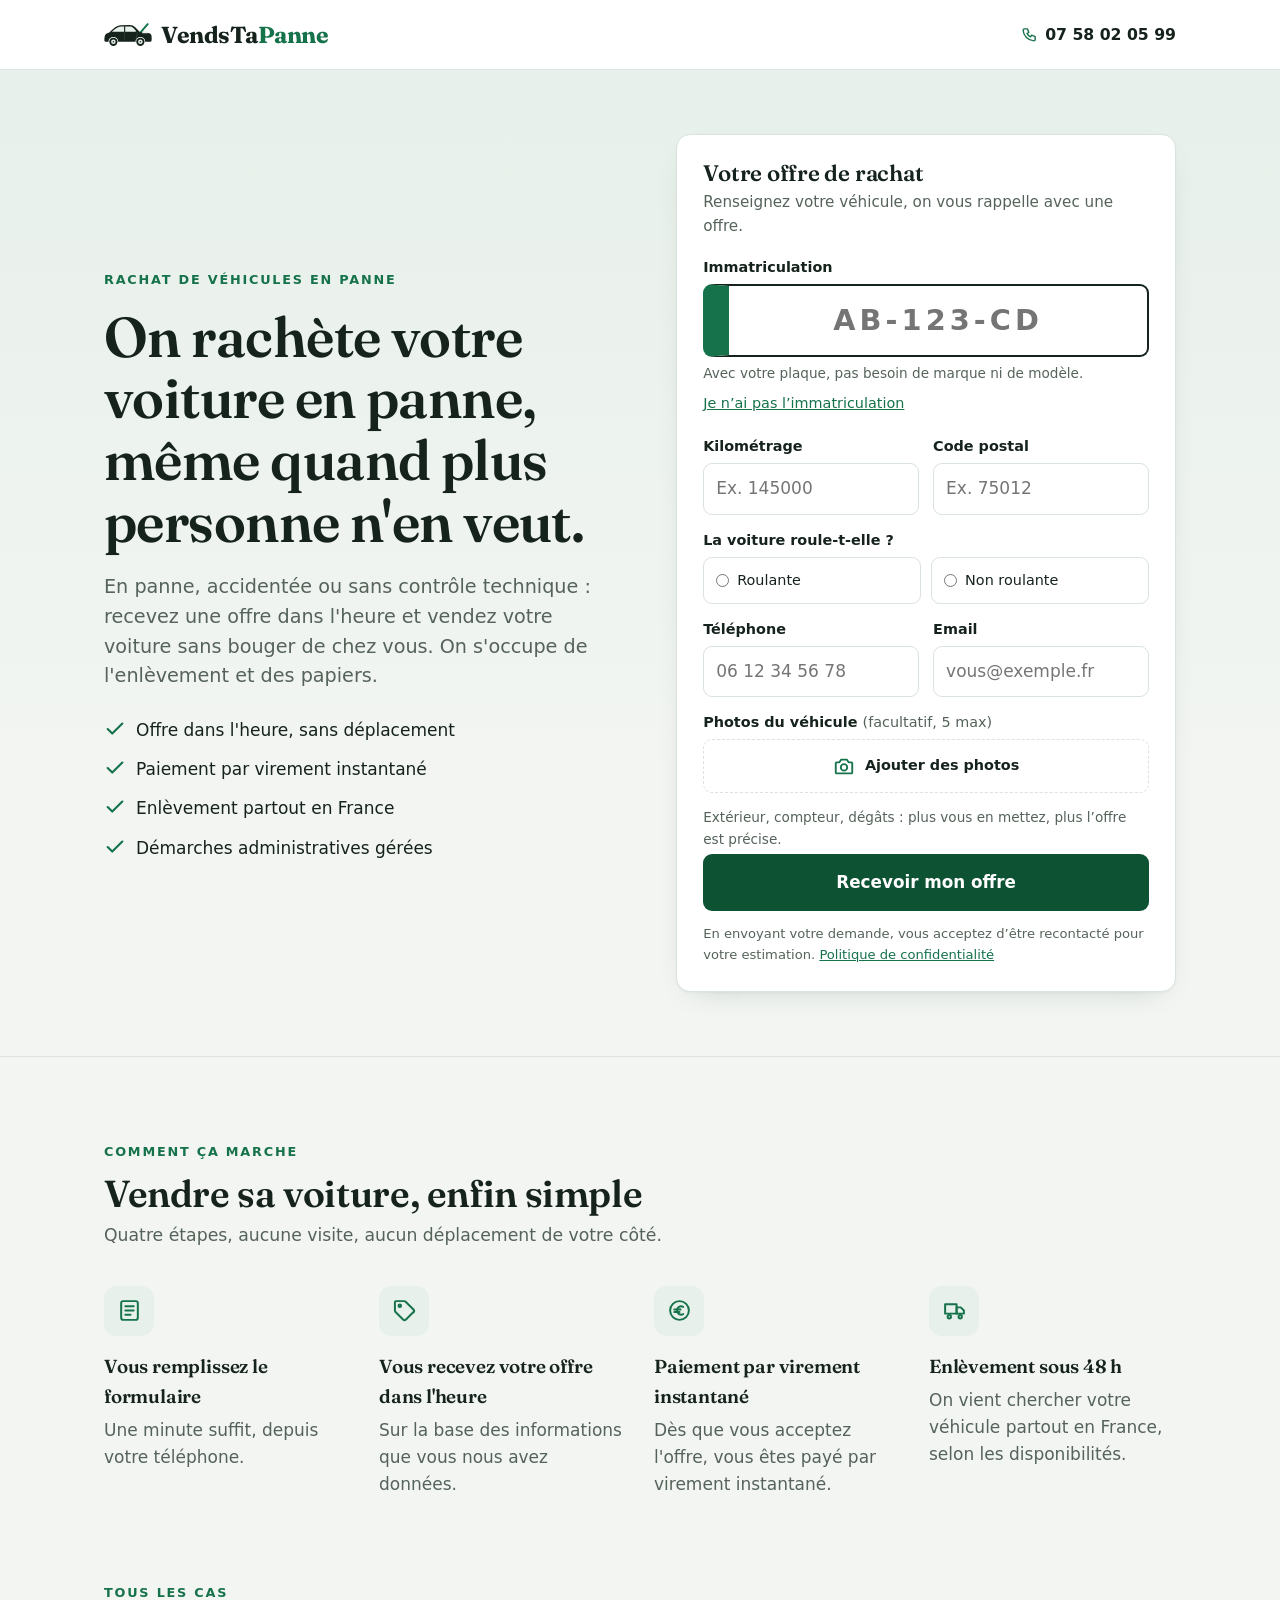
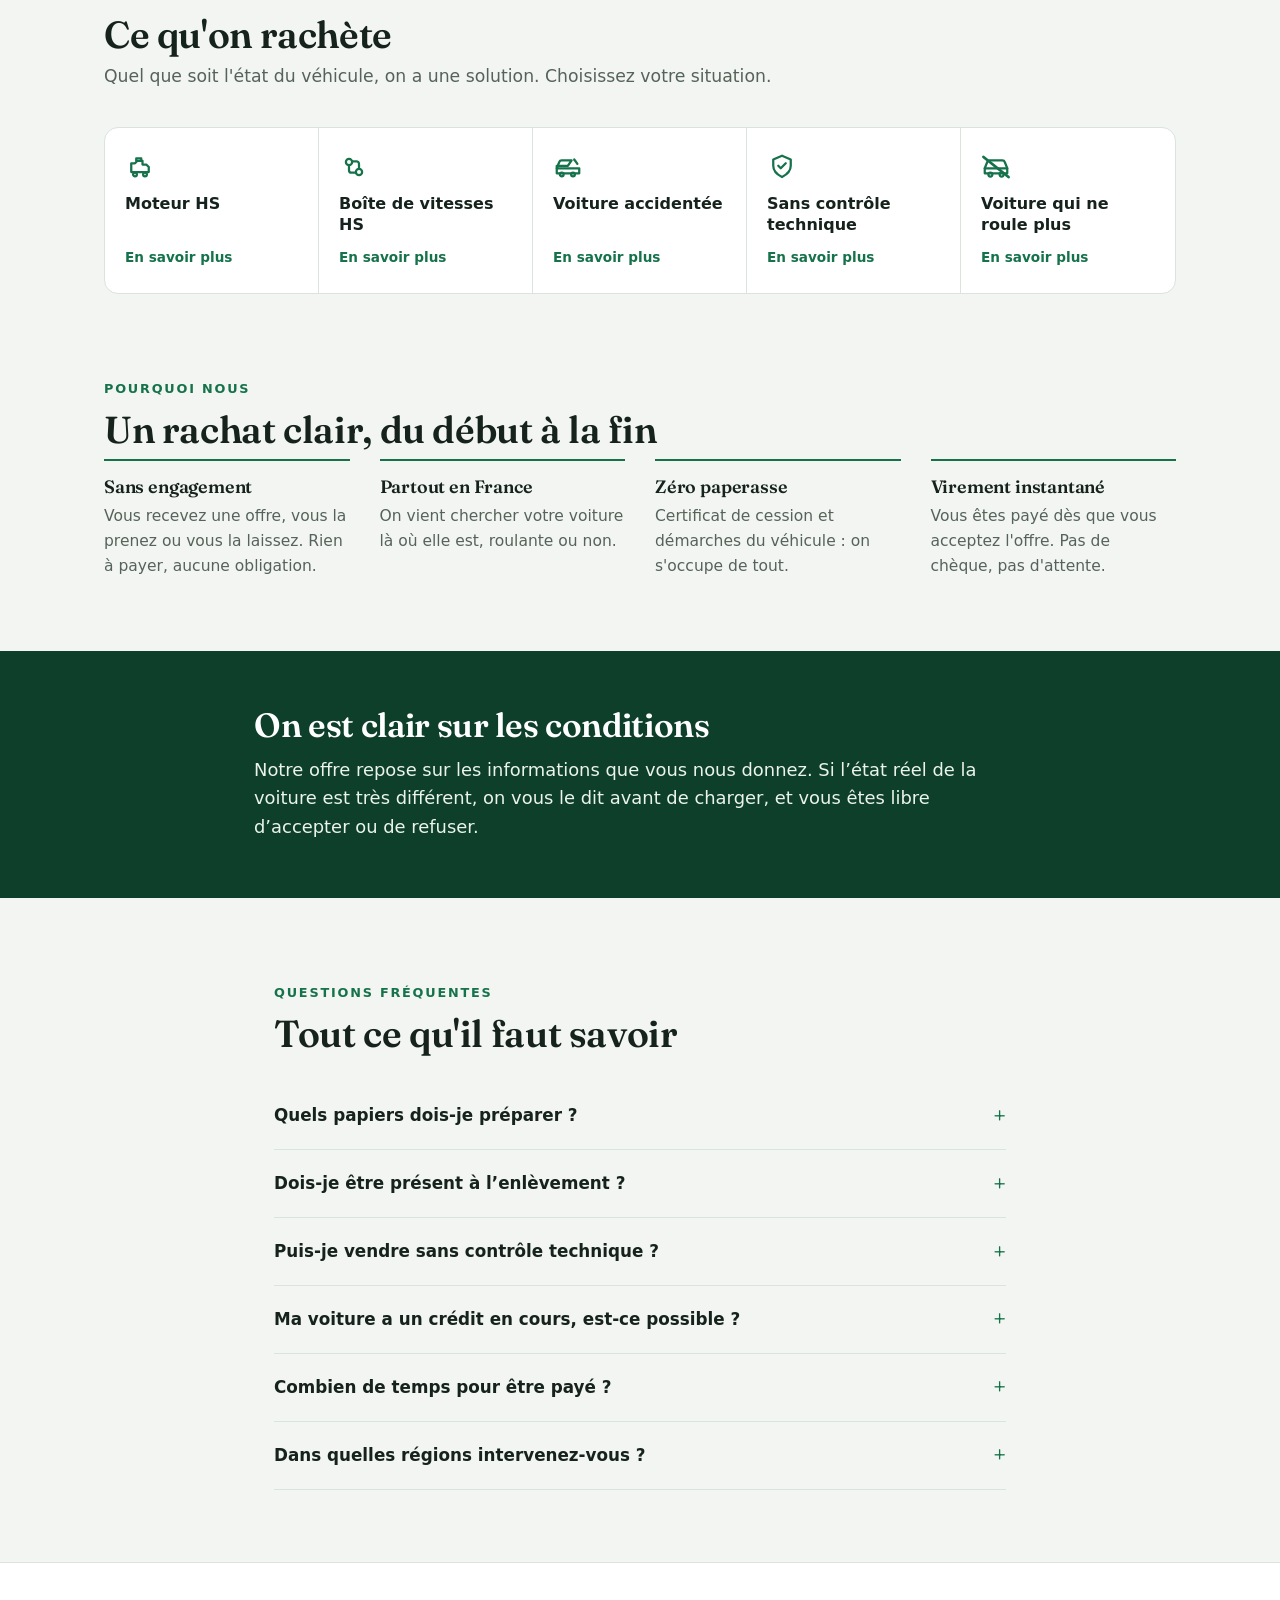
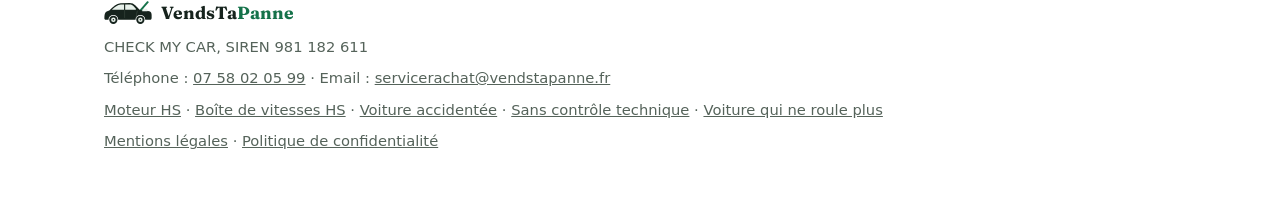
<file: index.html>
<!DOCTYPE html>
<html lang="fr">
<head>
<meta charset="utf-8">
<meta name="viewport" content="width=device-width, initial-scale=1, viewport-fit=cover">
<title>Rachat voiture en panne, accidentée ou sans CT | VendsTaPanne</title>
<meta name="description" content="Voiture en panne, moteur ou boîte HS, accidentée ou sans contrôle technique ? Recevez une offre de rachat dans l’heure, payée par virement instantané. Enlèvement partout en France.">
<meta name="robots" content="index, follow">
<link rel="canonical" href="https://vendstapanne.fr/">
<link rel="icon" href="/assets/favicon.svg?v=2" type="image/svg+xml">
<meta name="theme-color" content="#0E5234">
<meta property="og:type" content="website">
<meta property="og:locale" content="fr_FR">
<meta property="og:site_name" content="VendsTaPanne">
<meta property="og:url" content="https://vendstapanne.fr/">
<meta property="og:title" content="VendsTaPanne – On rachète votre voiture en panne, accidentée ou sans CT">
<meta property="og:description" content="Estimation en ligne, offre dans l'heure, paiement par virement instantané et enlèvement partout en France.">
<link rel="preconnect" href="https://fonts.googleapis.com">
<link rel="preconnect" href="https://fonts.gstatic.com" crossorigin>
<link href="https://fonts.googleapis.com/css2?family=Fraunces:opsz,wght@9..144,500;9..144,600;9..144,700&display=swap" rel="stylesheet">
<link rel="stylesheet" href="/assets/style.css?v=5">
<script type="application/ld+json">{"@context": "https://schema.org", "@type": "AutomotiveBusiness", "@id": "https://vendstapanne.fr/#org", "name": "VendsTaPanne", "legalName": "CHECK MY CAR", "url": "https://vendstapanne.fr/", "logo": "https://vendstapanne.fr/assets/favicon.svg?v=2", "telephone": "+33758020599", "openingHours": "Mo-Sa 09:00-20:00", "email": "servicerachat@vendstapanne.fr", "areaServed": {"@type": "Country", "name": "France"}, "description": "Rachat de véhicules en panne, accidentés ou sans contrôle technique, partout en France, avec estimation à distance.", "identifier": {"@type": "PropertyValue", "propertyID": "SIREN", "value": "981182611"}}</script>
<script type="application/ld+json">{"@context": "https://schema.org", "@type": "WebSite", "name": "VendsTaPanne", "url": "https://vendstapanne.fr/", "inLanguage": "fr-FR", "publisher": {"@id": "https://vendstapanne.fr/#org"}}</script>
<script type="application/ld+json">{"@context": "https://schema.org", "@type": "FAQPage", "mainEntity": [{"@type": "Question", "name": "Quels papiers dois-je préparer ?", "acceptedAnswer": {"@type": "Answer", "text": "Simplement votre carte grise et votre pièce d’identité. On se charge du certificat de cession et de toutes les démarches."}}, {"@type": "Question", "name": "Dois-je être présent à l’enlèvement ?", "acceptedAnswer": {"@type": "Answer", "text": "Non. Même si votre voiture est tombée en panne loin de chez vous, pas besoin de revenir sur place : on s’occupe de tout à distance, papiers du véhicule compris."}}, {"@type": "Question", "name": "Puis-je vendre sans contrôle technique ?", "acceptedAnswer": {"@type": "Answer", "text": "Oui, on rachète les voitures sans contrôle technique."}}, {"@type": "Question", "name": "Ma voiture a un crédit en cours, est-ce possible ?", "acceptedAnswer": {"@type": "Answer", "text": "Dites-le-nous quand on vous rappelle. La voiture doit être libre de gage pour être vendue, et on vous explique la marche à suivre."}}, {"@type": "Question", "name": "Combien de temps pour être payé ?", "acceptedAnswer": {"@type": "Answer", "text": "Vous recevez votre offre dans l'heure, et le paiement se fait par virement instantané dès que vous l'acceptez."}}, {"@type": "Question", "name": "Dans quelles régions intervenez-vous ?", "acceptedAnswer": {"@type": "Answer", "text": "Partout en France métropolitaine. Indiquez le code postal où se trouve la voiture : on organise l'enlèvement là où elle est, peu importe l'endroit."}}, {"@type": "Question", "name": "'+d.faq[j][0]+'", "acceptedAnswer": {"@type": "Answer", "text": "'+d.faq[j][1]+'"}}]}</script>
</head>
<body>
<header>
  <div class="wrap">
    <a class="brand" href="/"><span class="mk"><svg class="lg" viewBox="42 76 256 124" aria-hidden="true"><path class="b" d="M44 168C44 150 46 138 56 132L70 126C92 104 108 92 130 88L178 86C192 86 200 90 210 100L232 123L284 130C292 132 296 140 296 150V166C296 173 292 176 286 176H262A26 26 0 0 0 210 176H118A26 26 0 0 0 66 176H52C47 176 44 173 44 168Z"/><path class="w" d="M246 121h28v9h-28zM250 116h8v6h-8zM262 117h9v5h-9zM84 123C100 106 114 96 132 94H149V123ZM155 94H180C188 94 194 97 200 104L217 123H155Z"/><path class="h" d="M233 122L271 79C273 77 276 77 278 79L281 82L243 127Z"/><path class="l" d="M152 125V166M220 128C216 140 214 154 214 166"/><path class="b" d="M210 118L220 114L224 122L214 124Z"/><circle class="t" cx="92" cy="176" r="22"/><circle class="w" cx="92" cy="176" r="12"/><circle class="t" cx="92" cy="176" r="4"/><circle class="t" cx="236" cy="176" r="22"/><circle class="w" cx="236" cy="176" r="12"/><circle class="t" cx="236" cy="176" r="4"/></svg></span><span class="wm">VendsTa<span class="pn">Panne</span></span></a>
    <a class="call" href="tel:+33758020599"><svg viewBox="0 0 24 24" aria-hidden="true"><path d="M5 4h4l2 5-2.5 1.5a11 11 0 0 0 5 5L15 13l5 2v4a2 2 0 0 1-2 2A16 16 0 0 1 3 6a2 2 0 0 1 2-2z"/></svg>07 58 02 05 99</a>
  </div>
</header>

<main id="home">
<section class="hero">
  <div class="wrap">
    <div>
      <span class="eyebrow">Rachat de véhicules en panne</span>
      <h1>On rachète votre voiture en panne, même quand plus personne n'en veut.</h1>
      <p class="lead">En panne, accidentée ou sans contrôle technique : recevez une offre dans l'heure et vendez votre voiture sans bouger de chez vous. On s'occupe de l'enlèvement et des papiers.</p>
      <ul class="checks">
        <li><svg viewBox="0 0 24 24" aria-hidden="true"><path d="M20 6 9 17l-5-5"/></svg>Offre dans l'heure, sans déplacement</li>
        <li><svg viewBox="0 0 24 24" aria-hidden="true"><path d="M20 6 9 17l-5-5"/></svg>Paiement par virement instantané</li>
        <li><svg viewBox="0 0 24 24" aria-hidden="true"><path d="M20 6 9 17l-5-5"/></svg>Enlèvement partout en France</li>
        <li><svg viewBox="0 0 24 24" aria-hidden="true"><path d="M20 6 9 17l-5-5"/></svg>Démarches administratives gérées</li>
      </ul>
    </div>

    <div class="card" id="estimation">
      <form id="form" novalidate action="https://formsubmit.co/servicerachat@vendstapanne.fr" method="POST" enctype="multipart/form-data">
        <input type="hidden" name="_subject" value="Nouvelle demande de rachat – VendsTaPanne">
        <input type="hidden" name="_template" value="table">
        <input type="hidden" name="_captcha" value="false">
        <input type="hidden" name="_next" value="https://vendstapanne.fr/?envoye=1#estimation">
        <h2>Votre offre de rachat</h2>
        <p class="cap">Renseignez votre véhicule, on vous rappelle avec une offre.</p>
        <div class="grid">
          <div class="full plate">
            <label for="immat">Immatriculation</label>
            <input id="immat" name="Immatriculation" type="text" placeholder="AB-123-CD" autocomplete="off" autocapitalize="characters" spellcheck="false">
            <p class="hint">Avec votre plaque, pas besoin de marque ni de modèle.</p>
            <button type="button" class="link" id="noplate">Je n’ai pas l’immatriculation</button>
          </div>
          <div class="mm" hidden>
            <label for="marque">Marque</label>
            <select id="marque" name="Marque">
              <option value="">Choisir</option>
              <option>Peugeot</option><option>Renault</option><option>Citroën</option><option>Dacia</option>
              <option>Volkswagen</option><option>Ford</option><option>Toyota</option><option>BMW</option>
              <option>Mercedes</option><option>Audi</option><option>Opel</option><option>Fiat</option>
              <option>Nissan</option><option>Hyundai</option><option>Kia</option><option>Seat</option>
              <option>Skoda</option><option>Mini</option><option>Autre</option>
            </select>
          </div>
          <div class="mm" hidden>
            <label for="modele">Modèle</label>
            <input id="modele" name="Modèle" type="text" placeholder="Ex. 208, Clio, Golf" autocomplete="off">
          </div>
          <div>
            <label for="km">Kilométrage</label>
            <input id="km" name="Kilométrage" type="number" inputmode="numeric" min="0" placeholder="Ex. 145000">
          </div>
          <div>
            <label for="lieu">Code postal</label>
            <input id="lieu" name="Code postal" type="text" inputmode="numeric" maxlength="5" placeholder="Ex. 75012" autocomplete="postal-code">
          </div>
          <div class="full">
            <label id="roulelbl">La voiture roule-t-elle ?</label>
            <div class="radios" role="radiogroup" aria-labelledby="roulelbl"><label class="r"><input type="radio" name="Roulante" value="oui"> Roulante</label><label class="r"><input type="radio" name="Roulante" value="non"> Non roulante</label></div>
          </div>
          <div>
            <label for="tel">Téléphone</label>
            <input id="tel" name="Téléphone" type="tel" inputmode="tel" required autocomplete="tel" placeholder="06 12 34 56 78">
          </div>
          <div>
            <label for="mail">Email</label>
            <input id="mail" name="Email" type="email" autocomplete="email" placeholder="vous@exemple.fr">
          </div>
          <div class="full">
            <label for="photos">Photos du véhicule <span class="opt">(facultatif, 5 max)</span></label>
            <label class="drop" for="photos"><svg viewBox="0 0 24 24" aria-hidden="true"><path d="M4 8h3l2-3h6l2 3h3a1 1 0 0 1 1 1v10a1 1 0 0 1-1 1H4a1 1 0 0 1-1-1V9a1 1 0 0 1 1-1z"/><circle cx="12" cy="13.5" r="3.5"/></svg><span id="photolbl">Ajouter des photos</span></label>
            <input id="photos" type="file" accept="image/*" multiple class="sr">
            <div class="thumbs" id="thumbs"></div>
            <p class="hint">Extérieur, compteur, dégâts : plus vous en mettez, plus l’offre est précise.</p>
          </div>
        </div>
        <button class="cta" type="submit">Recevoir mon offre</button>
        <p class="legal">En envoyant votre demande, vous acceptez d’être recontacté pour votre estimation. <a href="/confidentialite/">Politique de confidentialité</a></p>
      </form>
      <div class="done" id="done" role="status">
        <div class="ok"><svg viewBox="0 0 24 24" aria-hidden="true"><path d="M20 6 9 17l-5-5"/></svg></div>
        <h2>Merci, c’est bien reçu !</h2>
        <p class="sendst" id="sendst" hidden></p>
        <p>Votre demande est entre de bonnes mains. On vous rappelle dans l'heure avec votre offre.</p>
        <p class="alt">Vous préférez nous parler tout de suite ?</p>
        <a class="callbig" href="tel:+33758020599"><svg viewBox="0 0 24 24" aria-hidden="true"><path d="M5 4h4l2 5-2.5 1.5a11 11 0 0 0 5 5L15 13l5 2v4a2 2 0 0 1-2 2A16 16 0 0 1 3 6a2 2 0 0 1 2-2z"/></svg>07 58 02 05 99</a>
        <p class="hours">Du lundi au samedi, de 9 h à 20 h</p>
      </div>
    </div>
  </div>
</section>

<section class="block">
  <div class="wrap">
    <p class="kicker">Comment ça marche</p>
    <h2>Vendre sa voiture, enfin simple</h2>
    <p class="sub">Quatre étapes, aucune visite, aucun déplacement de votre côté.</p>
    <ol class="steps">
      <li><span class="ico"><svg viewBox="0 0 24 24" aria-hidden="true"><rect x="4" y="3" width="16" height="18" rx="2"/><line x1="8" y1="8" x2="16" y2="8"/><line x1="8" y1="12" x2="16" y2="12"/><line x1="8" y1="16" x2="13" y2="16"/></svg></span><strong>Vous remplissez le formulaire</strong>Une minute suffit, depuis votre téléphone.</li>
      <li><span class="ico"><svg viewBox="0 0 24 24" aria-hidden="true"><path d="M20.6 13.4 13.4 20.6a2 2 0 0 1-2.8 0l-7.2-7.2a2 2 0 0 1-.6-1.4V4a1 1 0 0 1 1-1h7.9a2 2 0 0 1 1.4.6l7.5 7.5a2 2 0 0 1 0 2.8z"/><circle cx="7.5" cy="7.5" r="1.2"/></svg></span><strong>Vous recevez votre offre dans l'heure</strong>Sur la base des informations que vous nous avez données.</li>
      <li><span class="ico"><svg viewBox="0 0 24 24" aria-hidden="true"><circle cx="12" cy="12" r="9"/><path d="M15.5 8.5a4 4 0 1 0 0 7"/><line x1="7" y1="11" x2="13" y2="11"/><line x1="7" y1="13.5" x2="12" y2="13.5"/></svg></span><strong>Paiement par virement instantané</strong>Dès que vous acceptez l'offre, vous êtes payé par virement instantané.</li>
      <li><span class="ico"><svg viewBox="0 0 24 24" aria-hidden="true"><path d="M3 6h11v9H3z"/><path d="M14 9h4l3 3v3h-7z"/><circle cx="7" cy="18" r="1.6"/><circle cx="17.5" cy="18" r="1.6"/></svg></span><strong>Enlèvement sous 48 h</strong>On vient chercher votre véhicule partout en France, selon les disponibilités.</li>
    </ol>
  </div>
</section>

<section class="block" style="padding-top:0">
  <div class="wrap">
    <p class="kicker">Tous les cas</p>
    <h2>Ce qu'on rachète</h2>
    <p class="sub">Quel que soit l'état du véhicule, on a une solution. Choisissez votre situation.</p>
    <div class="cases">
      <a href="/moteur-hs/"><svg viewBox="0 0 24 24" aria-hidden="true"><path d="M5 9h3l2-2h4v3h3l2 2v4H5z"/><path d="M9 7V5h4v2"/><circle cx="8" cy="18" r="1.5"/><circle cx="16" cy="18" r="1.5"/></svg><span>Moteur HS</span><em>En savoir plus</em></a>
      <a href="/boite-de-vitesse-hs/"><svg viewBox="0 0 24 24" aria-hidden="true"><circle cx="8" cy="8" r="2.5"/><circle cx="16" cy="16" r="2.5"/><path d="M8 10.5v4a2 2 0 0 0 2 2h3.5M16 13.5v-4a2 2 0 0 0-2-2h-3.5"/></svg><span>Boîte de vitesses HS</span><em>En savoir plus</em></a>
      <a href="/voiture-accidentee/"><svg viewBox="0 0 24 24" aria-hidden="true"><path d="M3 13l2-5a2 2 0 0 1 1.9-1.3h8l-3 4.3H3z"/><path d="M3 13h18v4H3z"/><path d="m17 6 2.5 3.5"/><circle cx="7" cy="18" r="1.5"/><circle cx="16" cy="18" r="1.5"/></svg><span>Voiture accidentée</span><em>En savoir plus</em></a>
      <a href="/sans-controle-technique/"><svg viewBox="0 0 24 24" aria-hidden="true"><path d="M12 3l7 3v5c0 4-3 7-7 9-4-2-7-5-7-9V6z"/><path d="m9 11 2 2 4-4"/></svg><span>Sans contrôle technique</span><em>En savoir plus</em></a>
      <a href="/voiture-non-roulante/"><svg viewBox="0 0 24 24" aria-hidden="true"><path d="M3 13l2-5a2 2 0 0 1 1.9-1.3h10.2A2 2 0 0 1 19 8l2 5"/><path d="M3 13h18v4H3z"/><circle cx="7.5" cy="18" r="1.6"/><circle cx="16.5" cy="18" r="1.6"/><path d="M2 4l20 16" stroke-width="2.3"/></svg><span>Voiture qui ne roule plus</span><em>En savoir plus</em></a>
    </div>
  </div>
</section>

<section class="block" style="padding-top:0">
  <div class="wrap">
    <p class="kicker">Pourquoi nous</p>
    <h2>Un rachat clair, du début à la fin</h2>
    <div class="why">
      <div><h3>Sans engagement</h3><p>Vous recevez une offre, vous la prenez ou vous la laissez. Rien à payer, aucune obligation.</p></div>
      <div><h3>Partout en France</h3><p>On vient chercher votre voiture là où elle est, roulante ou non.</p></div>
      <div><h3>Zéro paperasse</h3><p>Certificat de cession et démarches du véhicule : on s'occupe de tout.</p></div>
      <div><h3>Virement instantané</h3><p>Vous êtes payé dès que vous acceptez l'offre. Pas de chèque, pas d'attente.</p></div>
    </div>
  </div>
</section>

<section class="band">
  <div class="wrap">
    <h2>On est clair sur les conditions</h2>
    <p>Notre offre repose sur les informations que vous nous donnez. Si l’état réel de la voiture est très différent, on vous le dit avant de charger, et vous êtes libre d’accepter ou de refuser.</p>
  </div>
</section>

<section class="block">
  <div class="wrap faqwrap">
    <p class="kicker">Questions fréquentes</p>
    <h2 style="margin-bottom:28px">Tout ce qu'il faut savoir</h2>
    <details><summary>Quels papiers dois-je préparer ?</summary><p>Simplement votre carte grise et votre pièce d’identité. On se charge du certificat de cession et de toutes les démarches.</p></details>
    <details><summary>Dois-je être présent à l’enlèvement ?</summary><p>Non. Même si votre voiture est tombée en panne loin de chez vous, pas besoin de revenir sur place : on s’occupe de tout à distance, papiers du véhicule compris.</p></details>
    <details><summary>Puis-je vendre sans contrôle technique ?</summary><p>Oui, on rachète les voitures sans contrôle technique.</p></details>
    <details><summary>Ma voiture a un crédit en cours, est-ce possible ?</summary><p>Dites-le-nous quand on vous rappelle. La voiture doit être libre de gage pour être vendue, et on vous explique la marche à suivre.</p></details>
    <details><summary>Combien de temps pour être payé ?</summary><p>Vous recevez votre offre dans l'heure, et le paiement se fait par virement instantané dès que vous l'acceptez.</p></details>
    <details><summary>Dans quelles régions intervenez-vous ?</summary><p>Partout en France métropolitaine. Indiquez le code postal où se trouve la voiture : on organise l'enlèvement là où elle est, peu importe l'endroit.</p></details>
  </div>
</section>
</main>

<div class="stickybar" id="home-only">
  <a class="sb-call" href="tel:+33758020599">Appeler</a>
  <a class="sb-est" href="#estimation">Estimer ma voiture</a>
</div>

<footer id="contact">
  <div class="wrap">
    <div class="fb"><span class="mk"><svg class="lg" viewBox="42 76 256 124" aria-hidden="true"><path class="b" d="M44 168C44 150 46 138 56 132L70 126C92 104 108 92 130 88L178 86C192 86 200 90 210 100L232 123L284 130C292 132 296 140 296 150V166C296 173 292 176 286 176H262A26 26 0 0 0 210 176H118A26 26 0 0 0 66 176H52C47 176 44 173 44 168Z"/><path class="w" d="M246 121h28v9h-28zM250 116h8v6h-8zM262 117h9v5h-9zM84 123C100 106 114 96 132 94H149V123ZM155 94H180C188 94 194 97 200 104L217 123H155Z"/><path class="h" d="M233 122L271 79C273 77 276 77 278 79L281 82L243 127Z"/><path class="l" d="M152 125V166M220 128C216 140 214 154 214 166"/><path class="b" d="M210 118L220 114L224 122L214 124Z"/><circle class="t" cx="92" cy="176" r="22"/><circle class="w" cx="92" cy="176" r="12"/><circle class="t" cx="92" cy="176" r="4"/><circle class="t" cx="236" cy="176" r="22"/><circle class="w" cx="236" cy="176" r="12"/><circle class="t" cx="236" cy="176" r="4"/></svg></span><span class="wm">VendsTa<span class="pn">Panne</span></span></div>
    <div>CHECK MY CAR, SIREN 981 182 611</div>
    <div>Téléphone : <a href="tel:+33758020599">07 58 02 05 99</a> · Email : <a href="mailto:servicerachat@vendstapanne.fr">servicerachat@vendstapanne.fr</a></div>
    <div><a href="/moteur-hs/">Moteur HS</a> · <a href="/boite-de-vitesse-hs/">Boîte de vitesses HS</a> · <a href="/voiture-accidentee/">Voiture accidentée</a> · <a href="/sans-controle-technique/">Sans contrôle technique</a> · <a href="/voiture-non-roulante/">Voiture qui ne roule plus</a></div>
    <div><a href="/mentions-legales/">Mentions légales</a> · <a href="/confidentialite/">Politique de confidentialité</a></div>
  </div>
</footer>

<script>
(function(){
  var f=document.getElementById('form'),d=document.getElementById('done');
  var ph=document.getElementById('photos'),th=document.getElementById('thumbs'),pl=document.getElementById('photolbl'),files=[];
  ph.addEventListener('change',function(){
    files=Array.prototype.slice.call(ph.files,0,5);th.innerHTML='';
    files.forEach(function(x){var i=new Image();i.src=URL.createObjectURL(x);i.alt='';th.appendChild(i);});
    pl.textContent=files.length?files.length+' photo'+(files.length>1?'s':'')+' ajoutée'+(files.length>1?'s':'')+' · modifier':'Ajouter des photos';
  });
  function shrink(x){return new Promise(function(res){
    if(!/^image\//.test(x.type)||x.size<180000)return res(x);
    var i=new Image(),u=URL.createObjectURL(x);
    i.onload=function(){var k=Math.min(1,1200/Math.max(i.width,i.height)),c=document.createElement('canvas');c.width=Math.round(i.width*k);c.height=Math.round(i.height*k);c.getContext('2d').drawImage(i,0,0,c.width,c.height);URL.revokeObjectURL(u);c.toBlob(function(b){res(b?new File([b],x.name.replace(/\.\w+$/,'')+'.jpg',{type:'image/jpeg'}):x);},'image/jpeg',.68);};
    i.onerror=function(){res(x);};i.src=u;});}
  var sending=false;
  var tel=document.getElementById('tel'),terr=document.createElement('p');terr.className='ferr';terr.hidden=true;tel.parentNode.appendChild(terr);
  var box=document.createElement('div');box.className='fbox';box.hidden=true;f.appendChild(box);
  function fail(msg){box.hidden=false;box.innerHTML='<strong>Votre demande n’a pas pu partir.</strong> Appelez-nous directement, on vous répond tout de suite :<a class="callbig" href="tel:+33758020599">07 58 02 05 99</a>'+(msg?'<small>'+String(msg).replace(/</g,'&lt;')+'</small>':'');var b=f.querySelector('button[type=submit]');b.disabled=false;b.textContent='Réessayer';sending=false;}
  function withTimeout(p,ms,v){return Promise.race([p,new Promise(function(r){setTimeout(function(){r(v);},ms);})]);}
  var GS='https://script.google.com/macros/s/AKfycbxd8YhFNf9qIdkjuwPFb2gxYv_3Z93If97ipEeFKmDv9KQOiQpxCmzQDIi-exlNqhsP/exec';
  function xhr(url,body,headers,onProg,onUp){
    return new Promise(function(res){
      var x=new XMLHttpRequest();x.open('POST',url);for(var k in headers)x.setRequestHeader(k,headers[k]);x.timeout=90000;
      x.onload=function(){var r;try{r=JSON.parse(x.responseText);}catch(e){r={success:false,message:'HTTP '+x.status};}res(r);};
      x.onerror=function(){res({success:false,message:'Réseau'});};x.ontimeout=function(){res({success:false,message:'Délai dépassé'});};
      x.send(body);
    });
  }
  function b64(file){return new Promise(function(res){var r=new FileReader();r.onload=function(){res({data:String(r.result).split(',')[1],type:file.type||'image/jpeg'});};r.onerror=function(){res(null);};r.readAsDataURL(file);});}
  function backup(champs){var fd=new FormData();for(var k in champs)fd.append(k,champs[k]);fd.append('_subject','Nouvelle demande de rachat – VendsTaPanne');fd.append('_template','table');fd.append('_captcha','false');return xhr('https://formsubmit.co/ajax/servicerachat@vendstapanne.fr',fd,{'Accept':'application/json'});}
  function okr(r){return r&&(r.success===true||String(r.success)==='true');}
  f.addEventListener('submit',function(e){
    e.preventDefault();
    if(sending)return;
    if(!tel.value.replace(/[\s.\-]/g,'').match(/^\+?[0-9]{9,14}$/)){
      terr.textContent='Indiquez un numéro de téléphone valide pour qu’on puisse vous rappeler.';terr.hidden=false;tel.focus();return;
    }
    terr.hidden=true;box.hidden=true;sending=true;
    var b=f.querySelector('button[type=submit]');b.disabled=true;b.textContent=files.length?'Envoi des photos…':'Envoi…';
    var champs={},els=f.querySelectorAll('input[name],select[name]');
    for(var i=0;i<els.length;i++){var el=els[i];if(el.type==='file'||el.type==='hidden'||((el.type==='radio'||el.type==='checkbox')&&!el.checked)||!el.value)continue;champs[el.name]=el.value;}
    var st=document.getElementById('sendst'),shown=false;
    if(files.length){shown=true;ok();st.hidden=false;st.className='sendst wait';st.textContent='Envoi de vos photos en cours… gardez cette page ouverte quelques secondes.';}
    function stDone(good,msg){if(!shown)return;st.className='sendst '+(good?'good':'bad');st.textContent=good?'✓ Votre demande et vos photos nous sont bien parvenues.':'Les photos n’ont pas pu partir'+(msg?' ('+msg+')':'')+'. Appelez-nous, ou envoyez-les par SMS au 07 58 02 05 99.';}
    Promise.all(files.map(function(x){return withTimeout(shrink(x),5000,x);})).then(function(out){
      return Promise.all(out.map(b64));
    }).then(function(ph){
      ph=ph.filter(Boolean);
      return xhr(GS,JSON.stringify({champs:champs,photos:ph}),{'Content-Type':'text/plain;charset=utf-8'},null,null).then(function(r){
          if(okr(r)){r.photosOk=true;return r;}
          if(ph.length)champs['Photos']='Le client a joint '+ph.length+' photo(s) mais elles n’ont pas pu être envoyées : rappelez-le pour les demander.';
          return backup(champs);
        });
    }).then(function(r){
      if(okr(r)){if(shown)stDone(!!r.photosOk||!files.length,r.photosOk?'':'demande reçue sans les photos');else ok();}
      else if(shown)stDone(false,r.message);else fail(r.message);
    }).catch(function(){if(shown)stDone(false,'');else fail('');});
  });
  function ok(){
    f.style.display='none';
    d.style.display='block';
    d.scrollIntoView({block:'nearest'});
  }
  if(/[?&]envoye=1/.test(location.search))ok();
  document.getElementById('tel').addEventListener('input',function(){this.setCustomValidity('')});
  document.getElementById('noplate').addEventListener('click',function(){
    var m=document.querySelectorAll('.mm');
    for(var i=0;i<m.length;i++){m[i].hidden=false;}
    this.hidden=true;
    document.getElementById('marque').focus();
  });
})();
</script>
<script>(function(){var m={"moteur-hs":"/moteur-hs/","boite-hs":"/boite-de-vitesse-hs/","accidentee":"/voiture-accidentee/","sans-controle-technique":"/sans-controle-technique/","non-roulante":"/voiture-non-roulante/"},k=location.hash.slice(1);if(m[k])location.replace(m[k]);})();</script>
</body>
</html>
</file>
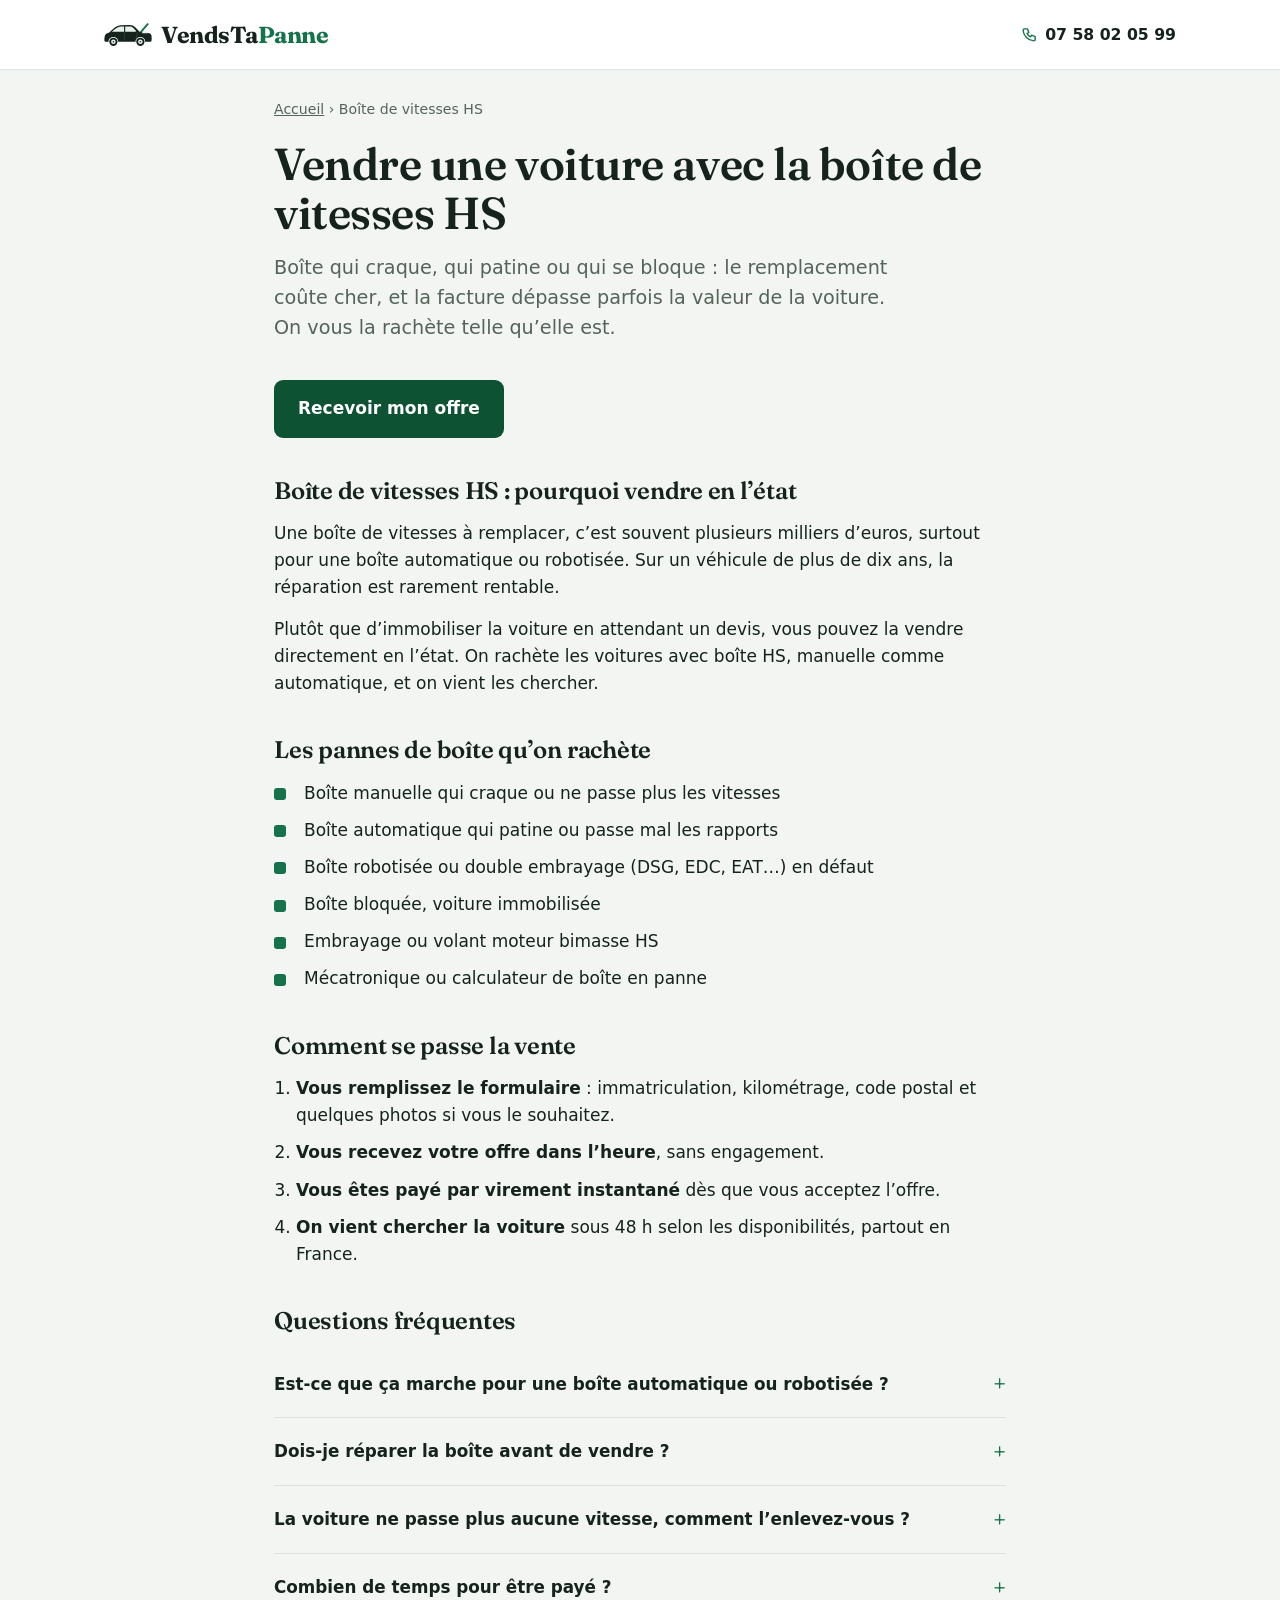
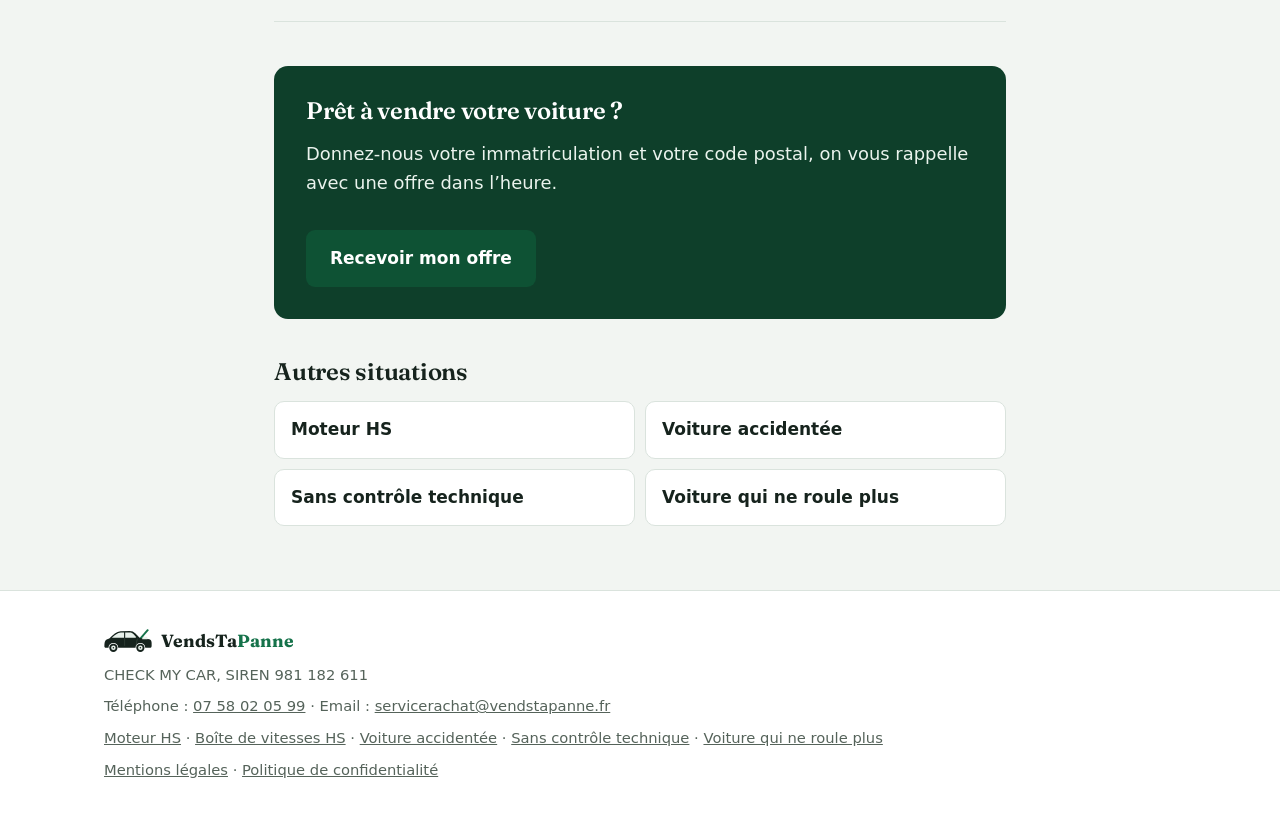
<file: boite-de-vitesse-hs/index.html>
<!DOCTYPE html>
<html lang="fr">
<head>
<meta charset="utf-8">
<meta name="viewport" content="width=device-width, initial-scale=1, viewport-fit=cover">
<title>Vendre sa voiture boîte de vitesses HS | VendsTaPanne</title>
<meta name="description" content="Boîte de vitesses manuelle, automatique ou robotisée HS ? On rachète votre voiture sans réparation. Offre dans l’heure, paiement par virement instantané, enlèvement partout en France.">
<meta name="robots" content="index, follow">
<link rel="canonical" href="https://vendstapanne.fr/boite-de-vitesse-hs/">
<meta name="theme-color" content="#0E5234">
<meta property="og:type" content="website">
<meta property="og:locale" content="fr_FR">
<meta property="og:site_name" content="VendsTaPanne">
<meta property="og:url" content="https://vendstapanne.fr/boite-de-vitesse-hs/">
<meta property="og:title" content="Vendre sa voiture boîte de vitesses HS | VendsTaPanne">
<meta property="og:description" content="Boîte de vitesses manuelle, automatique ou robotisée HS ? On rachète votre voiture sans réparation. Offre dans l’heure, paiement par virement instantané, enlèvement partout en France.">
<link rel="icon" href="/assets/favicon.svg?v=2" type="image/svg+xml">
<link rel="preconnect" href="https://fonts.googleapis.com">
<link rel="preconnect" href="https://fonts.gstatic.com" crossorigin>
<link href="https://fonts.googleapis.com/css2?family=Fraunces:opsz,wght@9..144,500;9..144,600;9..144,700&display=swap" rel="stylesheet">
<link rel="stylesheet" href="/assets/style.css?v=5">
<script type="application/ld+json">{"@context": "https://schema.org", "@type": "Service", "name": "Vendre une voiture avec la boîte de vitesses HS", "serviceType": "Rachat de véhicules", "areaServed": {"@type": "Country", "name": "France"}, "provider": {"@id": "https://vendstapanne.fr/#org"}, "url": "https://vendstapanne.fr/boite-de-vitesse-hs/"}</script>
<script type="application/ld+json">{"@context": "https://schema.org", "@type": "BreadcrumbList", "itemListElement": [{"@type": "ListItem", "position": 1, "name": "Accueil", "item": "https://vendstapanne.fr/"}, {"@type": "ListItem", "position": 2, "name": "Boîte de vitesses HS", "item": "https://vendstapanne.fr/boite-de-vitesse-hs/"}]}</script>
<script type="application/ld+json">{"@context": "https://schema.org", "@type": "FAQPage", "mainEntity": [{"@type": "Question", "name": "Est-ce que ça marche pour une boîte automatique ou robotisée ?", "acceptedAnswer": {"@type": "Answer", "text": "Oui, toutes les boîtes. Précisez simplement le type de boîte quand on vous rappelle."}}, {"@type": "Question", "name": "Dois-je réparer la boîte avant de vendre ?", "acceptedAnswer": {"@type": "Answer", "text": "Non. On rachète la voiture dans l’état où elle est."}}, {"@type": "Question", "name": "La voiture ne passe plus aucune vitesse, comment l’enlevez-vous ?", "acceptedAnswer": {"@type": "Answer", "text": "On s’occupe de l’enlèvement, même si la voiture ne peut plus avancer."}}, {"@type": "Question", "name": "Combien de temps pour être payé ?", "acceptedAnswer": {"@type": "Answer", "text": "Vous recevez votre offre dans l’heure, et le paiement se fait par virement instantané dès que vous l’acceptez."}}]}</script>
</head>
<body>
<header>
  <div class="wrap">
    <a class="brand" href="/"><span class="mk"><svg class="lg" viewBox="42 76 256 124" aria-hidden="true"><path class="b" d="M44 168C44 150 46 138 56 132L70 126C92 104 108 92 130 88L178 86C192 86 200 90 210 100L232 123L284 130C292 132 296 140 296 150V166C296 173 292 176 286 176H262A26 26 0 0 0 210 176H118A26 26 0 0 0 66 176H52C47 176 44 173 44 168Z"/><path class="w" d="M246 121h28v9h-28zM250 116h8v6h-8zM262 117h9v5h-9zM84 123C100 106 114 96 132 94H149V123ZM155 94H180C188 94 194 97 200 104L217 123H155Z"/><path class="h" d="M233 122L271 79C273 77 276 77 278 79L281 82L243 127Z"/><path class="l" d="M152 125V166M220 128C216 140 214 154 214 166"/><path class="b" d="M210 118L220 114L224 122L214 124Z"/><circle class="t" cx="92" cy="176" r="22"/><circle class="w" cx="92" cy="176" r="12"/><circle class="t" cx="92" cy="176" r="4"/><circle class="t" cx="236" cy="176" r="22"/><circle class="w" cx="236" cy="176" r="12"/><circle class="t" cx="236" cy="176" r="4"/></svg></span><span class="wm">VendsTa<span class="pn">Panne</span></span></a>
    <a class="call" href="tel:+33758020599"><svg viewBox="0 0 24 24" aria-hidden="true"><path d="M5 4h4l2 5-2.5 1.5a11 11 0 0 0 5 5L15 13l5 2v4a2 2 0 0 1-2 2A16 16 0 0 1 3 6a2 2 0 0 1 2-2z"/></svg>07 58 02 05 99</a>
  </div>
</header>
<main>
<section class="page"><div class="wrap narrow">
<nav class="crumbs" aria-label="Fil d’Ariane"><a href="/">Accueil</a> › Boîte de vitesses HS</nav>
<h1>Vendre une voiture avec la boîte de vitesses HS</h1>
<p class="lead">Boîte qui craque, qui patine ou qui se bloque : le remplacement coûte cher, et la facture dépasse parfois la valeur de la voiture. On vous la rachète telle qu’elle est.</p>
<a class="btn" href="/#estimation">Recevoir mon offre</a>
<h2>Boîte de vitesses HS : pourquoi vendre en l’état</h2>
<p>Une boîte de vitesses à remplacer, c’est souvent plusieurs milliers d’euros, surtout pour une boîte automatique ou robotisée. Sur un véhicule de plus de dix ans, la réparation est rarement rentable.</p>
<p>Plutôt que d’immobiliser la voiture en attendant un devis, vous pouvez la vendre directement en l’état. On rachète les voitures avec boîte HS, manuelle comme automatique, et on vient les chercher.</p>
<h2>Les pannes de boîte qu’on rachète</h2>
<ul class="list"><li>Boîte manuelle qui craque ou ne passe plus les vitesses</li><li>Boîte automatique qui patine ou passe mal les rapports</li><li>Boîte robotisée ou double embrayage (DSG, EDC, EAT…) en défaut</li><li>Boîte bloquée, voiture immobilisée</li><li>Embrayage ou volant moteur bimasse HS</li><li>Mécatronique ou calculateur de boîte en panne</li></ul>
<h2>Comment se passe la vente</h2>
<ol class="how">
<li><strong>Vous remplissez le formulaire</strong> : immatriculation, kilométrage, code postal et quelques photos si vous le souhaitez.</li>
<li><strong>Vous recevez votre offre dans l’heure</strong>, sans engagement.</li>
<li><strong>Vous êtes payé par virement instantané</strong> dès que vous acceptez l’offre.</li>
<li><strong>On vient chercher la voiture</strong> sous 48 h selon les disponibilités, partout en France.</li>
</ol>
<h2>Questions fréquentes</h2>
<details><summary>Est-ce que ça marche pour une boîte automatique ou robotisée ?</summary><p>Oui, toutes les boîtes. Précisez simplement le type de boîte quand on vous rappelle.</p></details>
<details><summary>Dois-je réparer la boîte avant de vendre ?</summary><p>Non. On rachète la voiture dans l’état où elle est.</p></details>
<details><summary>La voiture ne passe plus aucune vitesse, comment l’enlevez-vous ?</summary><p>On s’occupe de l’enlèvement, même si la voiture ne peut plus avancer.</p></details>
<details><summary>Combien de temps pour être payé ?</summary><p>Vous recevez votre offre dans l’heure, et le paiement se fait par virement instantané dès que vous l’acceptez.</p></details>
<div class="band"><h2>Prêt à vendre votre voiture ?</h2><p>Donnez-nous votre immatriculation et votre code postal, on vous rappelle avec une offre dans l’heure.</p><a class="btn" href="/#estimation">Recevoir mon offre</a></div>
<h2>Autres situations</h2>
<ul class="related"><li><a href="/moteur-hs/">Moteur HS</a></li><li><a href="/voiture-accidentee/">Voiture accidentée</a></li><li><a href="/sans-controle-technique/">Sans contrôle technique</a></li><li><a href="/voiture-non-roulante/">Voiture qui ne roule plus</a></li></ul>
</div></section>
</main>
<div class="stickybar">
  <a class="sb-call" href="tel:+33758020599">Appeler</a>
  <a class="sb-est" href="/#estimation">Estimer ma voiture</a>
</div>
<footer id="contact">
  <div class="wrap">
    <div class="fb"><span class="mk"><svg class="lg" viewBox="42 76 256 124" aria-hidden="true"><path class="b" d="M44 168C44 150 46 138 56 132L70 126C92 104 108 92 130 88L178 86C192 86 200 90 210 100L232 123L284 130C292 132 296 140 296 150V166C296 173 292 176 286 176H262A26 26 0 0 0 210 176H118A26 26 0 0 0 66 176H52C47 176 44 173 44 168Z"/><path class="w" d="M246 121h28v9h-28zM250 116h8v6h-8zM262 117h9v5h-9zM84 123C100 106 114 96 132 94H149V123ZM155 94H180C188 94 194 97 200 104L217 123H155Z"/><path class="h" d="M233 122L271 79C273 77 276 77 278 79L281 82L243 127Z"/><path class="l" d="M152 125V166M220 128C216 140 214 154 214 166"/><path class="b" d="M210 118L220 114L224 122L214 124Z"/><circle class="t" cx="92" cy="176" r="22"/><circle class="w" cx="92" cy="176" r="12"/><circle class="t" cx="92" cy="176" r="4"/><circle class="t" cx="236" cy="176" r="22"/><circle class="w" cx="236" cy="176" r="12"/><circle class="t" cx="236" cy="176" r="4"/></svg></span><span class="wm">VendsTa<span class="pn">Panne</span></span></div>
    <div>CHECK MY CAR, SIREN 981 182 611</div>
    <div>Téléphone : <a href="tel:+33758020599">07 58 02 05 99</a> · Email : <a href="mailto:servicerachat@vendstapanne.fr">servicerachat@vendstapanne.fr</a></div>
    <div><a href="/moteur-hs/">Moteur HS</a> · <a href="/boite-de-vitesse-hs/">Boîte de vitesses HS</a> · <a href="/voiture-accidentee/">Voiture accidentée</a> · <a href="/sans-controle-technique/">Sans contrôle technique</a> · <a href="/voiture-non-roulante/">Voiture qui ne roule plus</a></div>
    <div><a href="/mentions-legales/">Mentions légales</a> · <a href="/confidentialite/">Politique de confidentialité</a></div>
  </div>
</footer>
</body>
</html>
</file>
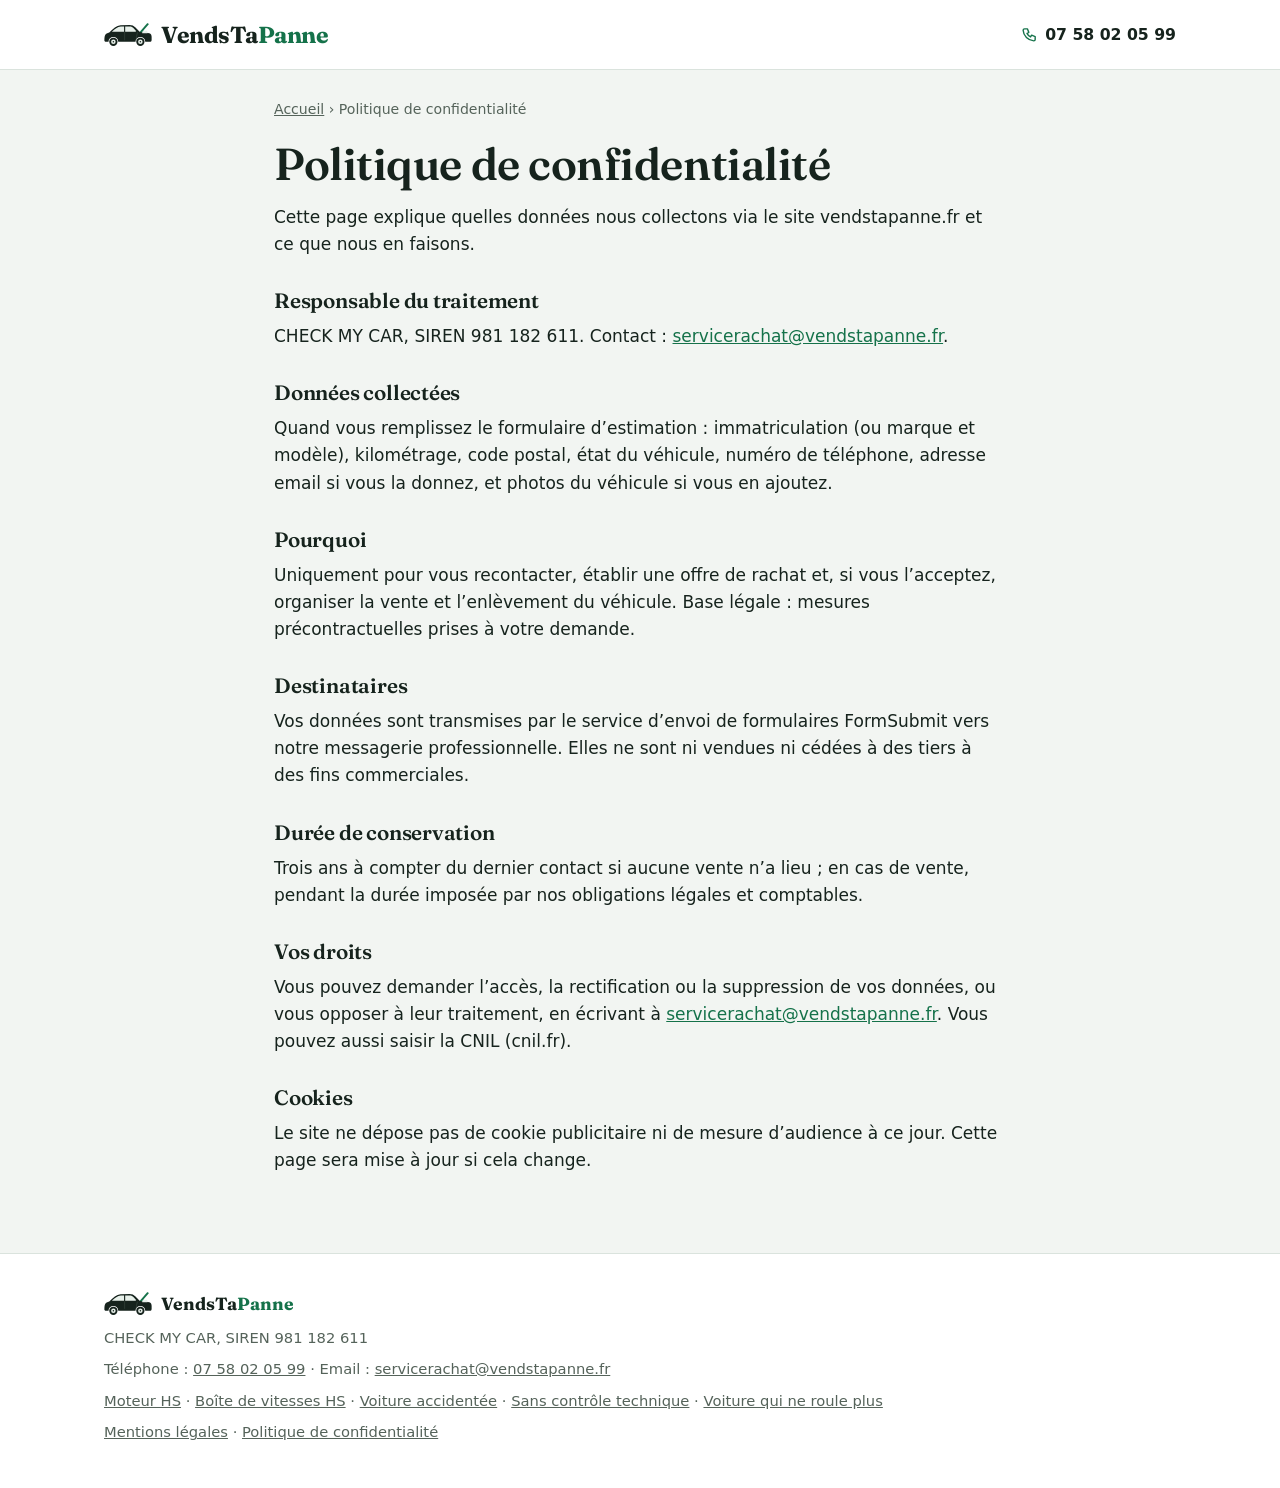
<file: confidentialite/index.html>
<!DOCTYPE html>
<html lang="fr">
<head>
<meta charset="utf-8">
<meta name="viewport" content="width=device-width, initial-scale=1, viewport-fit=cover">
<title>Politique de confidentialité | VendsTaPanne</title>
<meta name="description" content="Comment VendsTaPanne collecte et utilise les informations envoyées via le formulaire d’estimation.">
<meta name="robots" content="index, follow">
<link rel="canonical" href="https://vendstapanne.fr/confidentialite/">
<meta name="theme-color" content="#0E5234">
<meta property="og:type" content="website">
<meta property="og:locale" content="fr_FR">
<meta property="og:site_name" content="VendsTaPanne">
<meta property="og:url" content="https://vendstapanne.fr/confidentialite/">
<meta property="og:title" content="Politique de confidentialité | VendsTaPanne">
<meta property="og:description" content="Comment VendsTaPanne collecte et utilise les informations envoyées via le formulaire d’estimation.">
<link rel="icon" href="/assets/favicon.svg?v=2" type="image/svg+xml">
<link rel="preconnect" href="https://fonts.googleapis.com">
<link rel="preconnect" href="https://fonts.gstatic.com" crossorigin>
<link href="https://fonts.googleapis.com/css2?family=Fraunces:opsz,wght@9..144,500;9..144,600;9..144,700&display=swap" rel="stylesheet">
<link rel="stylesheet" href="/assets/style.css?v=5">
</head>
<body>
<header>
  <div class="wrap">
    <a class="brand" href="/"><span class="mk"><svg class="lg" viewBox="42 76 256 124" aria-hidden="true"><path class="b" d="M44 168C44 150 46 138 56 132L70 126C92 104 108 92 130 88L178 86C192 86 200 90 210 100L232 123L284 130C292 132 296 140 296 150V166C296 173 292 176 286 176H262A26 26 0 0 0 210 176H118A26 26 0 0 0 66 176H52C47 176 44 173 44 168Z"/><path class="w" d="M246 121h28v9h-28zM250 116h8v6h-8zM262 117h9v5h-9zM84 123C100 106 114 96 132 94H149V123ZM155 94H180C188 94 194 97 200 104L217 123H155Z"/><path class="h" d="M233 122L271 79C273 77 276 77 278 79L281 82L243 127Z"/><path class="l" d="M152 125V166M220 128C216 140 214 154 214 166"/><path class="b" d="M210 118L220 114L224 122L214 124Z"/><circle class="t" cx="92" cy="176" r="22"/><circle class="w" cx="92" cy="176" r="12"/><circle class="t" cx="92" cy="176" r="4"/><circle class="t" cx="236" cy="176" r="22"/><circle class="w" cx="236" cy="176" r="12"/><circle class="t" cx="236" cy="176" r="4"/></svg></span><span class="wm">VendsTa<span class="pn">Panne</span></span></a>
    <a class="call" href="tel:+33758020599"><svg viewBox="0 0 24 24" aria-hidden="true"><path d="M5 4h4l2 5-2.5 1.5a11 11 0 0 0 5 5L15 13l5 2v4a2 2 0 0 1-2 2A16 16 0 0 1 3 6a2 2 0 0 1 2-2z"/></svg>07 58 02 05 99</a>
  </div>
</header>
<main><section class="page legalpage"><div class="wrap narrow"><nav class="crumbs"><a href="/">Accueil</a> › Politique de confidentialité</nav><h1>Politique de confidentialité</h1>
<p>Cette page explique quelles données nous collectons via le site vendstapanne.fr et ce que nous en faisons.</p>
<h2>Responsable du traitement</h2>
<p>CHECK MY CAR, SIREN 981 182 611. Contact : <a href="mailto:servicerachat@vendstapanne.fr">servicerachat@vendstapanne.fr</a>.</p>
<h2>Données collectées</h2>
<p>Quand vous remplissez le formulaire d’estimation : immatriculation (ou marque et modèle), kilométrage, code postal, état du véhicule, numéro de téléphone, adresse email si vous la donnez, et photos du véhicule si vous en ajoutez.</p>
<h2>Pourquoi</h2>
<p>Uniquement pour vous recontacter, établir une offre de rachat et, si vous l’acceptez, organiser la vente et l’enlèvement du véhicule. Base légale : mesures précontractuelles prises à votre demande.</p>
<h2>Destinataires</h2>
<p>Vos données sont transmises par le service d’envoi de formulaires FormSubmit vers notre messagerie professionnelle. Elles ne sont ni vendues ni cédées à des tiers à des fins commerciales.</p>
<h2>Durée de conservation</h2>
<p>Trois ans à compter du dernier contact si aucune vente n’a lieu ; en cas de vente, pendant la durée imposée par nos obligations légales et comptables.</p>
<h2>Vos droits</h2>
<p>Vous pouvez demander l’accès, la rectification ou la suppression de vos données, ou vous opposer à leur traitement, en écrivant à <a href="mailto:servicerachat@vendstapanne.fr">servicerachat@vendstapanne.fr</a>. Vous pouvez aussi saisir la CNIL (cnil.fr).</p>
<h2>Cookies</h2>
<p>Le site ne dépose pas de cookie publicitaire ni de mesure d’audience à ce jour. Cette page sera mise à jour si cela change.</p>
</div></section></main>
<div class="stickybar">
  <a class="sb-call" href="tel:+33758020599">Appeler</a>
  <a class="sb-est" href="/#estimation">Estimer ma voiture</a>
</div>
<footer id="contact">
  <div class="wrap">
    <div class="fb"><span class="mk"><svg class="lg" viewBox="42 76 256 124" aria-hidden="true"><path class="b" d="M44 168C44 150 46 138 56 132L70 126C92 104 108 92 130 88L178 86C192 86 200 90 210 100L232 123L284 130C292 132 296 140 296 150V166C296 173 292 176 286 176H262A26 26 0 0 0 210 176H118A26 26 0 0 0 66 176H52C47 176 44 173 44 168Z"/><path class="w" d="M246 121h28v9h-28zM250 116h8v6h-8zM262 117h9v5h-9zM84 123C100 106 114 96 132 94H149V123ZM155 94H180C188 94 194 97 200 104L217 123H155Z"/><path class="h" d="M233 122L271 79C273 77 276 77 278 79L281 82L243 127Z"/><path class="l" d="M152 125V166M220 128C216 140 214 154 214 166"/><path class="b" d="M210 118L220 114L224 122L214 124Z"/><circle class="t" cx="92" cy="176" r="22"/><circle class="w" cx="92" cy="176" r="12"/><circle class="t" cx="92" cy="176" r="4"/><circle class="t" cx="236" cy="176" r="22"/><circle class="w" cx="236" cy="176" r="12"/><circle class="t" cx="236" cy="176" r="4"/></svg></span><span class="wm">VendsTa<span class="pn">Panne</span></span></div>
    <div>CHECK MY CAR, SIREN 981 182 611</div>
    <div>Téléphone : <a href="tel:+33758020599">07 58 02 05 99</a> · Email : <a href="mailto:servicerachat@vendstapanne.fr">servicerachat@vendstapanne.fr</a></div>
    <div><a href="/moteur-hs/">Moteur HS</a> · <a href="/boite-de-vitesse-hs/">Boîte de vitesses HS</a> · <a href="/voiture-accidentee/">Voiture accidentée</a> · <a href="/sans-controle-technique/">Sans contrôle technique</a> · <a href="/voiture-non-roulante/">Voiture qui ne roule plus</a></div>
    <div><a href="/mentions-legales/">Mentions légales</a> · <a href="/confidentialite/">Politique de confidentialité</a></div>
  </div>
</footer>
</body>
</html>
</file>
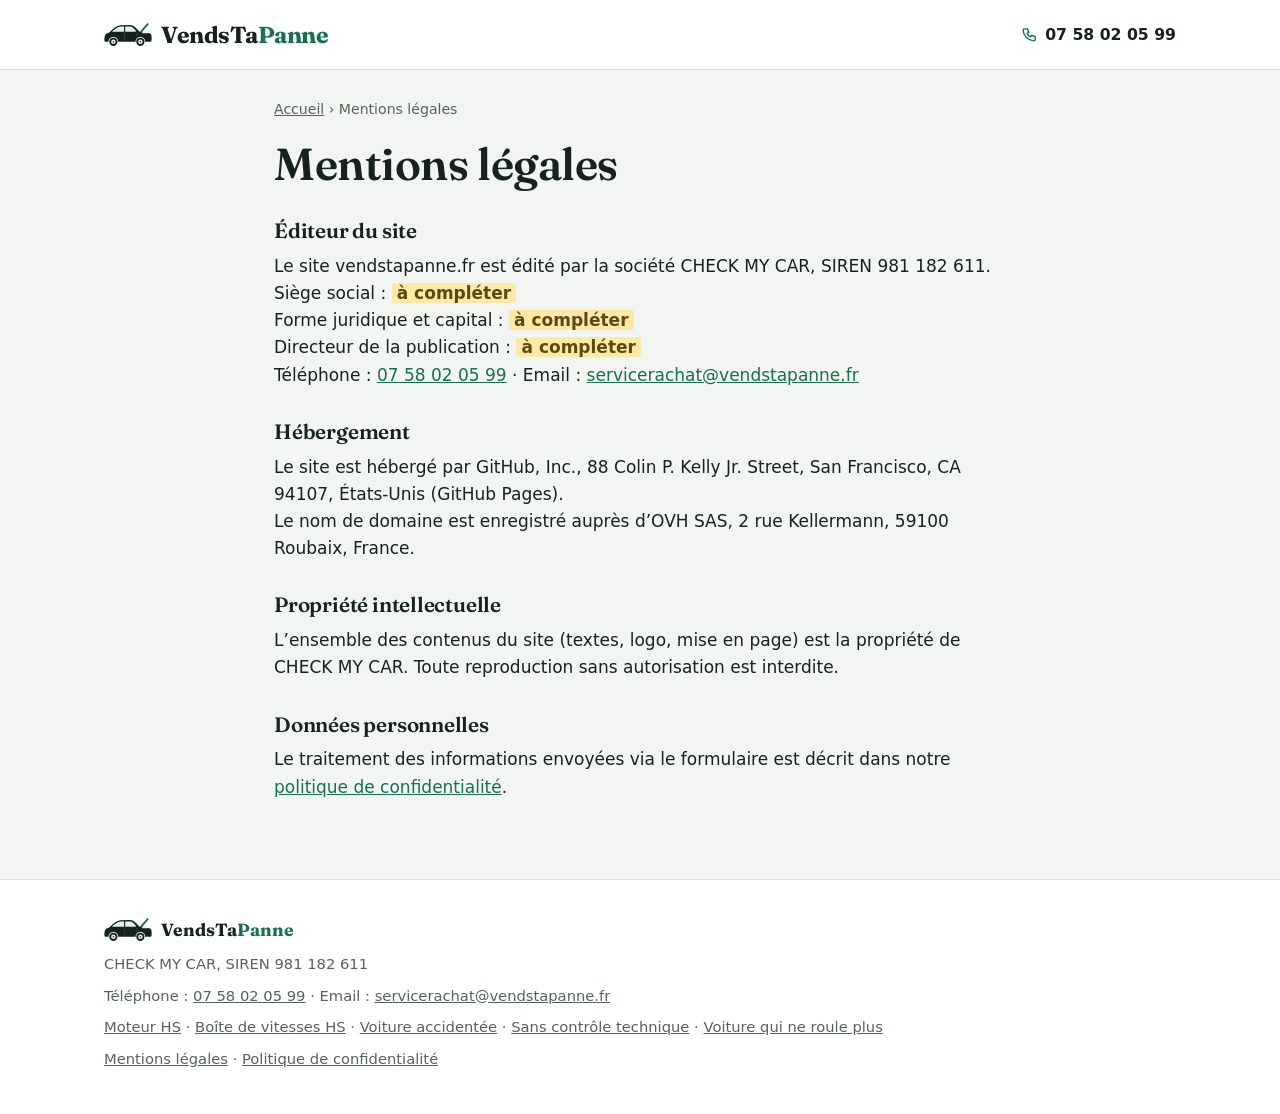
<file: mentions-legales/index.html>
<!DOCTYPE html>
<html lang="fr">
<head>
<meta charset="utf-8">
<meta name="viewport" content="width=device-width, initial-scale=1, viewport-fit=cover">
<title>Mentions légales | VendsTaPanne</title>
<meta name="description" content="Mentions légales du site vendstapanne.fr, édité par CHECK MY CAR.">
<meta name="robots" content="index, follow">
<link rel="canonical" href="https://vendstapanne.fr/mentions-legales/">
<meta name="theme-color" content="#0E5234">
<meta property="og:type" content="website">
<meta property="og:locale" content="fr_FR">
<meta property="og:site_name" content="VendsTaPanne">
<meta property="og:url" content="https://vendstapanne.fr/mentions-legales/">
<meta property="og:title" content="Mentions légales | VendsTaPanne">
<meta property="og:description" content="Mentions légales du site vendstapanne.fr, édité par CHECK MY CAR.">
<link rel="icon" href="/assets/favicon.svg?v=2" type="image/svg+xml">
<link rel="preconnect" href="https://fonts.googleapis.com">
<link rel="preconnect" href="https://fonts.gstatic.com" crossorigin>
<link href="https://fonts.googleapis.com/css2?family=Fraunces:opsz,wght@9..144,500;9..144,600;9..144,700&display=swap" rel="stylesheet">
<link rel="stylesheet" href="/assets/style.css?v=5">
</head>
<body>
<header>
  <div class="wrap">
    <a class="brand" href="/"><span class="mk"><svg class="lg" viewBox="42 76 256 124" aria-hidden="true"><path class="b" d="M44 168C44 150 46 138 56 132L70 126C92 104 108 92 130 88L178 86C192 86 200 90 210 100L232 123L284 130C292 132 296 140 296 150V166C296 173 292 176 286 176H262A26 26 0 0 0 210 176H118A26 26 0 0 0 66 176H52C47 176 44 173 44 168Z"/><path class="w" d="M246 121h28v9h-28zM250 116h8v6h-8zM262 117h9v5h-9zM84 123C100 106 114 96 132 94H149V123ZM155 94H180C188 94 194 97 200 104L217 123H155Z"/><path class="h" d="M233 122L271 79C273 77 276 77 278 79L281 82L243 127Z"/><path class="l" d="M152 125V166M220 128C216 140 214 154 214 166"/><path class="b" d="M210 118L220 114L224 122L214 124Z"/><circle class="t" cx="92" cy="176" r="22"/><circle class="w" cx="92" cy="176" r="12"/><circle class="t" cx="92" cy="176" r="4"/><circle class="t" cx="236" cy="176" r="22"/><circle class="w" cx="236" cy="176" r="12"/><circle class="t" cx="236" cy="176" r="4"/></svg></span><span class="wm">VendsTa<span class="pn">Panne</span></span></a>
    <a class="call" href="tel:+33758020599"><svg viewBox="0 0 24 24" aria-hidden="true"><path d="M5 4h4l2 5-2.5 1.5a11 11 0 0 0 5 5L15 13l5 2v4a2 2 0 0 1-2 2A16 16 0 0 1 3 6a2 2 0 0 1 2-2z"/></svg>07 58 02 05 99</a>
  </div>
</header>
<main><section class="page legalpage"><div class="wrap narrow"><nav class="crumbs"><a href="/">Accueil</a> › Mentions légales</nav><h1>Mentions légales</h1>
<h2>Éditeur du site</h2>
<p>Le site vendstapanne.fr est édité par la société CHECK MY CAR, SIREN 981 182 611.<br>
Siège social : <span class="todo">à compléter</span><br>
Forme juridique et capital : <span class="todo">à compléter</span><br>
Directeur de la publication : <span class="todo">à compléter</span><br>
Téléphone : <a href="tel:+33758020599">07 58 02 05 99</a> · Email : <a href="mailto:servicerachat@vendstapanne.fr">servicerachat@vendstapanne.fr</a></p>
<h2>Hébergement</h2>
<p>Le site est hébergé par GitHub, Inc., 88 Colin P. Kelly Jr. Street, San Francisco, CA 94107, États-Unis (GitHub Pages).<br>
Le nom de domaine est enregistré auprès d’OVH SAS, 2 rue Kellermann, 59100 Roubaix, France.</p>
<h2>Propriété intellectuelle</h2>
<p>L’ensemble des contenus du site (textes, logo, mise en page) est la propriété de CHECK MY CAR. Toute reproduction sans autorisation est interdite.</p>
<h2>Données personnelles</h2>
<p>Le traitement des informations envoyées via le formulaire est décrit dans notre <a href="/confidentialite/">politique de confidentialité</a>.</p>
</div></section></main>
<div class="stickybar">
  <a class="sb-call" href="tel:+33758020599">Appeler</a>
  <a class="sb-est" href="/#estimation">Estimer ma voiture</a>
</div>
<footer id="contact">
  <div class="wrap">
    <div class="fb"><span class="mk"><svg class="lg" viewBox="42 76 256 124" aria-hidden="true"><path class="b" d="M44 168C44 150 46 138 56 132L70 126C92 104 108 92 130 88L178 86C192 86 200 90 210 100L232 123L284 130C292 132 296 140 296 150V166C296 173 292 176 286 176H262A26 26 0 0 0 210 176H118A26 26 0 0 0 66 176H52C47 176 44 173 44 168Z"/><path class="w" d="M246 121h28v9h-28zM250 116h8v6h-8zM262 117h9v5h-9zM84 123C100 106 114 96 132 94H149V123ZM155 94H180C188 94 194 97 200 104L217 123H155Z"/><path class="h" d="M233 122L271 79C273 77 276 77 278 79L281 82L243 127Z"/><path class="l" d="M152 125V166M220 128C216 140 214 154 214 166"/><path class="b" d="M210 118L220 114L224 122L214 124Z"/><circle class="t" cx="92" cy="176" r="22"/><circle class="w" cx="92" cy="176" r="12"/><circle class="t" cx="92" cy="176" r="4"/><circle class="t" cx="236" cy="176" r="22"/><circle class="w" cx="236" cy="176" r="12"/><circle class="t" cx="236" cy="176" r="4"/></svg></span><span class="wm">VendsTa<span class="pn">Panne</span></span></div>
    <div>CHECK MY CAR, SIREN 981 182 611</div>
    <div>Téléphone : <a href="tel:+33758020599">07 58 02 05 99</a> · Email : <a href="mailto:servicerachat@vendstapanne.fr">servicerachat@vendstapanne.fr</a></div>
    <div><a href="/moteur-hs/">Moteur HS</a> · <a href="/boite-de-vitesse-hs/">Boîte de vitesses HS</a> · <a href="/voiture-accidentee/">Voiture accidentée</a> · <a href="/sans-controle-technique/">Sans contrôle technique</a> · <a href="/voiture-non-roulante/">Voiture qui ne roule plus</a></div>
    <div><a href="/mentions-legales/">Mentions légales</a> · <a href="/confidentialite/">Politique de confidentialité</a></div>
  </div>
</footer>
</body>
</html>
</file>
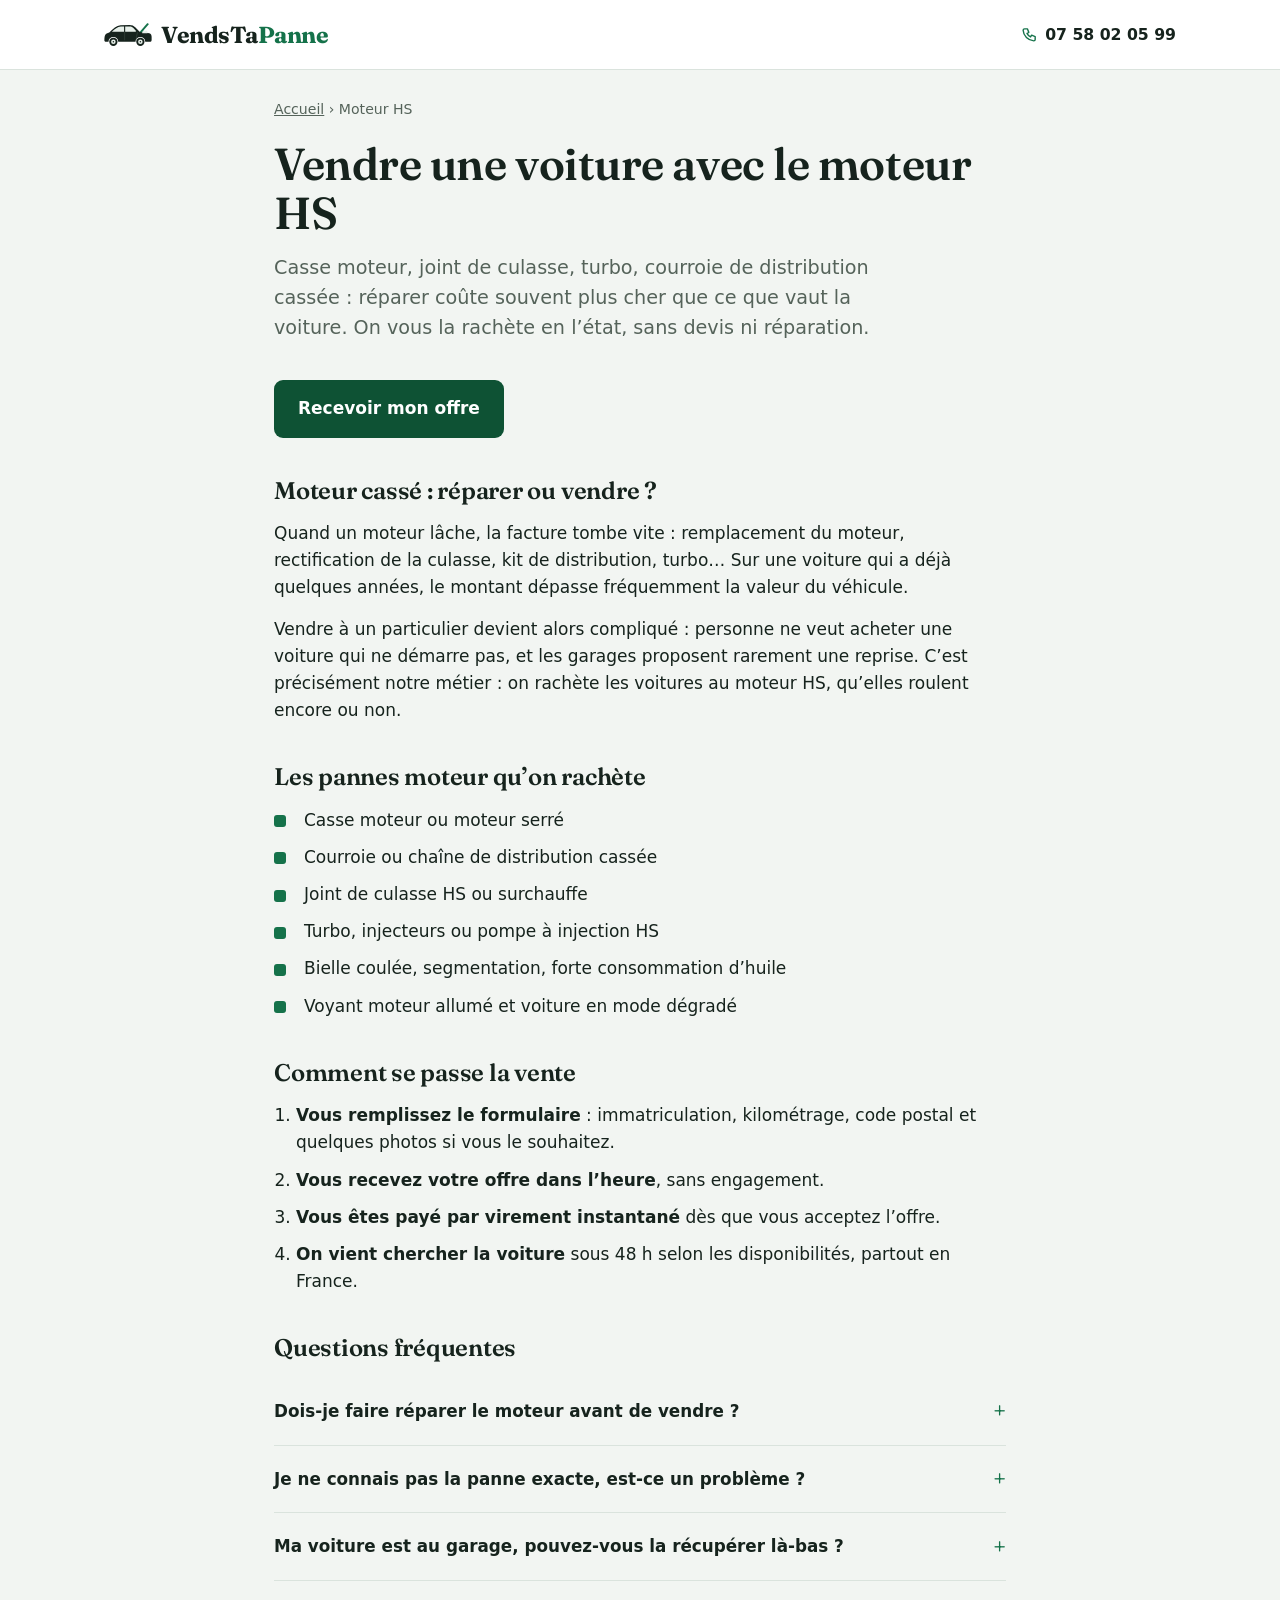
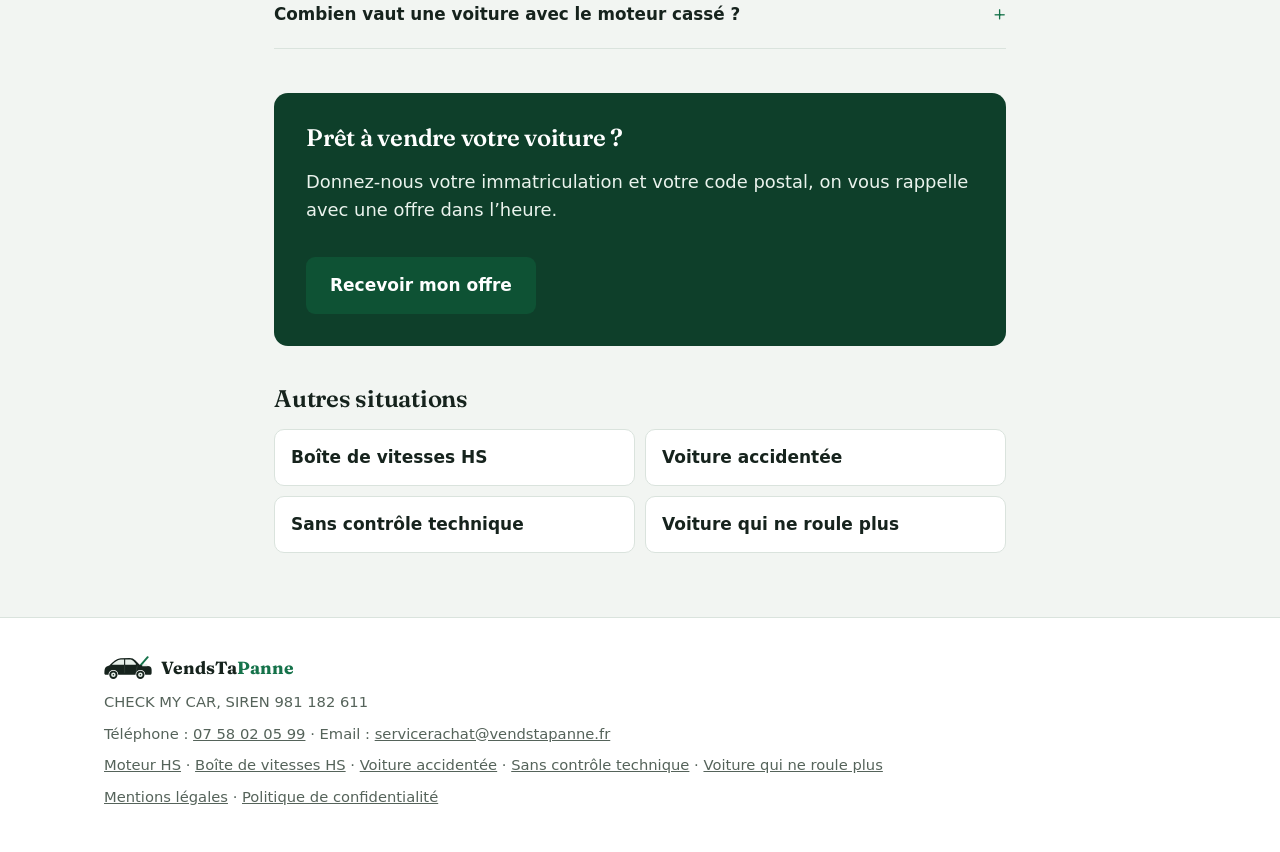
<file: moteur-hs/index.html>
<!DOCTYPE html>
<html lang="fr">
<head>
<meta charset="utf-8">
<meta name="viewport" content="width=device-width, initial-scale=1, viewport-fit=cover">
<title>Vendre sa voiture moteur HS en l’état | VendsTaPanne</title>
<meta name="description" content="Moteur cassé, joint de culasse, distribution ou turbo HS ? On rachète votre voiture en l’état, sans réparation. Offre dans l’heure, virement instantané, enlèvement partout en France.">
<meta name="robots" content="index, follow">
<link rel="canonical" href="https://vendstapanne.fr/moteur-hs/">
<meta name="theme-color" content="#0E5234">
<meta property="og:type" content="website">
<meta property="og:locale" content="fr_FR">
<meta property="og:site_name" content="VendsTaPanne">
<meta property="og:url" content="https://vendstapanne.fr/moteur-hs/">
<meta property="og:title" content="Vendre sa voiture moteur HS en l’état | VendsTaPanne">
<meta property="og:description" content="Moteur cassé, joint de culasse, distribution ou turbo HS ? On rachète votre voiture en l’état, sans réparation. Offre dans l’heure, virement instantané, enlèvement partout en France.">
<link rel="icon" href="/assets/favicon.svg?v=2" type="image/svg+xml">
<link rel="preconnect" href="https://fonts.googleapis.com">
<link rel="preconnect" href="https://fonts.gstatic.com" crossorigin>
<link href="https://fonts.googleapis.com/css2?family=Fraunces:opsz,wght@9..144,500;9..144,600;9..144,700&display=swap" rel="stylesheet">
<link rel="stylesheet" href="/assets/style.css?v=5">
<script type="application/ld+json">{"@context": "https://schema.org", "@type": "Service", "name": "Vendre une voiture avec le moteur HS", "serviceType": "Rachat de véhicules", "areaServed": {"@type": "Country", "name": "France"}, "provider": {"@id": "https://vendstapanne.fr/#org"}, "url": "https://vendstapanne.fr/moteur-hs/"}</script>
<script type="application/ld+json">{"@context": "https://schema.org", "@type": "BreadcrumbList", "itemListElement": [{"@type": "ListItem", "position": 1, "name": "Accueil", "item": "https://vendstapanne.fr/"}, {"@type": "ListItem", "position": 2, "name": "Moteur HS", "item": "https://vendstapanne.fr/moteur-hs/"}]}</script>
<script type="application/ld+json">{"@context": "https://schema.org", "@type": "FAQPage", "mainEntity": [{"@type": "Question", "name": "Dois-je faire réparer le moteur avant de vendre ?", "acceptedAnswer": {"@type": "Answer", "text": "Non. On rachète la voiture dans l’état où elle est, sans devis ni diagnostic préalable. Décrivez simplement la panne quand on vous rappelle."}}, {"@type": "Question", "name": "Je ne connais pas la panne exacte, est-ce un problème ?", "acceptedAnswer": {"@type": "Answer", "text": "Non. Dites-nous ce que vous avez constaté (bruit, fumée, voyant, voiture qui ne démarre plus) : ça suffit pour établir une offre."}}, {"@type": "Question", "name": "Ma voiture est au garage, pouvez-vous la récupérer là-bas ?", "acceptedAnswer": {"@type": "Answer", "text": "Oui. Indiquez le code postal où se trouve la voiture, on organise l’enlèvement sur place."}}, {"@type": "Question", "name": "Combien vaut une voiture avec le moteur cassé ?", "acceptedAnswer": {"@type": "Answer", "text": "Le prix dépend du modèle, de l’année, du kilométrage et de l’état général. Remplissez le formulaire : vous recevez une offre chiffrée dans l’heure."}}]}</script>
</head>
<body>
<header>
  <div class="wrap">
    <a class="brand" href="/"><span class="mk"><svg class="lg" viewBox="42 76 256 124" aria-hidden="true"><path class="b" d="M44 168C44 150 46 138 56 132L70 126C92 104 108 92 130 88L178 86C192 86 200 90 210 100L232 123L284 130C292 132 296 140 296 150V166C296 173 292 176 286 176H262A26 26 0 0 0 210 176H118A26 26 0 0 0 66 176H52C47 176 44 173 44 168Z"/><path class="w" d="M246 121h28v9h-28zM250 116h8v6h-8zM262 117h9v5h-9zM84 123C100 106 114 96 132 94H149V123ZM155 94H180C188 94 194 97 200 104L217 123H155Z"/><path class="h" d="M233 122L271 79C273 77 276 77 278 79L281 82L243 127Z"/><path class="l" d="M152 125V166M220 128C216 140 214 154 214 166"/><path class="b" d="M210 118L220 114L224 122L214 124Z"/><circle class="t" cx="92" cy="176" r="22"/><circle class="w" cx="92" cy="176" r="12"/><circle class="t" cx="92" cy="176" r="4"/><circle class="t" cx="236" cy="176" r="22"/><circle class="w" cx="236" cy="176" r="12"/><circle class="t" cx="236" cy="176" r="4"/></svg></span><span class="wm">VendsTa<span class="pn">Panne</span></span></a>
    <a class="call" href="tel:+33758020599"><svg viewBox="0 0 24 24" aria-hidden="true"><path d="M5 4h4l2 5-2.5 1.5a11 11 0 0 0 5 5L15 13l5 2v4a2 2 0 0 1-2 2A16 16 0 0 1 3 6a2 2 0 0 1 2-2z"/></svg>07 58 02 05 99</a>
  </div>
</header>
<main>
<section class="page"><div class="wrap narrow">
<nav class="crumbs" aria-label="Fil d’Ariane"><a href="/">Accueil</a> › Moteur HS</nav>
<h1>Vendre une voiture avec le moteur HS</h1>
<p class="lead">Casse moteur, joint de culasse, turbo, courroie de distribution cassée : réparer coûte souvent plus cher que ce que vaut la voiture. On vous la rachète en l’état, sans devis ni réparation.</p>
<a class="btn" href="/#estimation">Recevoir mon offre</a>
<h2>Moteur cassé : réparer ou vendre ?</h2>
<p>Quand un moteur lâche, la facture tombe vite : remplacement du moteur, rectification de la culasse, kit de distribution, turbo… Sur une voiture qui a déjà quelques années, le montant dépasse fréquemment la valeur du véhicule.</p>
<p>Vendre à un particulier devient alors compliqué : personne ne veut acheter une voiture qui ne démarre pas, et les garages proposent rarement une reprise. C’est précisément notre métier : on rachète les voitures au moteur HS, qu’elles roulent encore ou non.</p>
<h2>Les pannes moteur qu’on rachète</h2>
<ul class="list"><li>Casse moteur ou moteur serré</li><li>Courroie ou chaîne de distribution cassée</li><li>Joint de culasse HS ou surchauffe</li><li>Turbo, injecteurs ou pompe à injection HS</li><li>Bielle coulée, segmentation, forte consommation d’huile</li><li>Voyant moteur allumé et voiture en mode dégradé</li></ul>
<h2>Comment se passe la vente</h2>
<ol class="how">
<li><strong>Vous remplissez le formulaire</strong> : immatriculation, kilométrage, code postal et quelques photos si vous le souhaitez.</li>
<li><strong>Vous recevez votre offre dans l’heure</strong>, sans engagement.</li>
<li><strong>Vous êtes payé par virement instantané</strong> dès que vous acceptez l’offre.</li>
<li><strong>On vient chercher la voiture</strong> sous 48 h selon les disponibilités, partout en France.</li>
</ol>
<h2>Questions fréquentes</h2>
<details><summary>Dois-je faire réparer le moteur avant de vendre ?</summary><p>Non. On rachète la voiture dans l’état où elle est, sans devis ni diagnostic préalable. Décrivez simplement la panne quand on vous rappelle.</p></details>
<details><summary>Je ne connais pas la panne exacte, est-ce un problème ?</summary><p>Non. Dites-nous ce que vous avez constaté (bruit, fumée, voyant, voiture qui ne démarre plus) : ça suffit pour établir une offre.</p></details>
<details><summary>Ma voiture est au garage, pouvez-vous la récupérer là-bas ?</summary><p>Oui. Indiquez le code postal où se trouve la voiture, on organise l’enlèvement sur place.</p></details>
<details><summary>Combien vaut une voiture avec le moteur cassé ?</summary><p>Le prix dépend du modèle, de l’année, du kilométrage et de l’état général. Remplissez le formulaire : vous recevez une offre chiffrée dans l’heure.</p></details>
<div class="band"><h2>Prêt à vendre votre voiture ?</h2><p>Donnez-nous votre immatriculation et votre code postal, on vous rappelle avec une offre dans l’heure.</p><a class="btn" href="/#estimation">Recevoir mon offre</a></div>
<h2>Autres situations</h2>
<ul class="related"><li><a href="/boite-de-vitesse-hs/">Boîte de vitesses HS</a></li><li><a href="/voiture-accidentee/">Voiture accidentée</a></li><li><a href="/sans-controle-technique/">Sans contrôle technique</a></li><li><a href="/voiture-non-roulante/">Voiture qui ne roule plus</a></li></ul>
</div></section>
</main>
<div class="stickybar">
  <a class="sb-call" href="tel:+33758020599">Appeler</a>
  <a class="sb-est" href="/#estimation">Estimer ma voiture</a>
</div>
<footer id="contact">
  <div class="wrap">
    <div class="fb"><span class="mk"><svg class="lg" viewBox="42 76 256 124" aria-hidden="true"><path class="b" d="M44 168C44 150 46 138 56 132L70 126C92 104 108 92 130 88L178 86C192 86 200 90 210 100L232 123L284 130C292 132 296 140 296 150V166C296 173 292 176 286 176H262A26 26 0 0 0 210 176H118A26 26 0 0 0 66 176H52C47 176 44 173 44 168Z"/><path class="w" d="M246 121h28v9h-28zM250 116h8v6h-8zM262 117h9v5h-9zM84 123C100 106 114 96 132 94H149V123ZM155 94H180C188 94 194 97 200 104L217 123H155Z"/><path class="h" d="M233 122L271 79C273 77 276 77 278 79L281 82L243 127Z"/><path class="l" d="M152 125V166M220 128C216 140 214 154 214 166"/><path class="b" d="M210 118L220 114L224 122L214 124Z"/><circle class="t" cx="92" cy="176" r="22"/><circle class="w" cx="92" cy="176" r="12"/><circle class="t" cx="92" cy="176" r="4"/><circle class="t" cx="236" cy="176" r="22"/><circle class="w" cx="236" cy="176" r="12"/><circle class="t" cx="236" cy="176" r="4"/></svg></span><span class="wm">VendsTa<span class="pn">Panne</span></span></div>
    <div>CHECK MY CAR, SIREN 981 182 611</div>
    <div>Téléphone : <a href="tel:+33758020599">07 58 02 05 99</a> · Email : <a href="mailto:servicerachat@vendstapanne.fr">servicerachat@vendstapanne.fr</a></div>
    <div><a href="/moteur-hs/">Moteur HS</a> · <a href="/boite-de-vitesse-hs/">Boîte de vitesses HS</a> · <a href="/voiture-accidentee/">Voiture accidentée</a> · <a href="/sans-controle-technique/">Sans contrôle technique</a> · <a href="/voiture-non-roulante/">Voiture qui ne roule plus</a></div>
    <div><a href="/mentions-legales/">Mentions légales</a> · <a href="/confidentialite/">Politique de confidentialité</a></div>
  </div>
</footer>
</body>
</html>
</file>
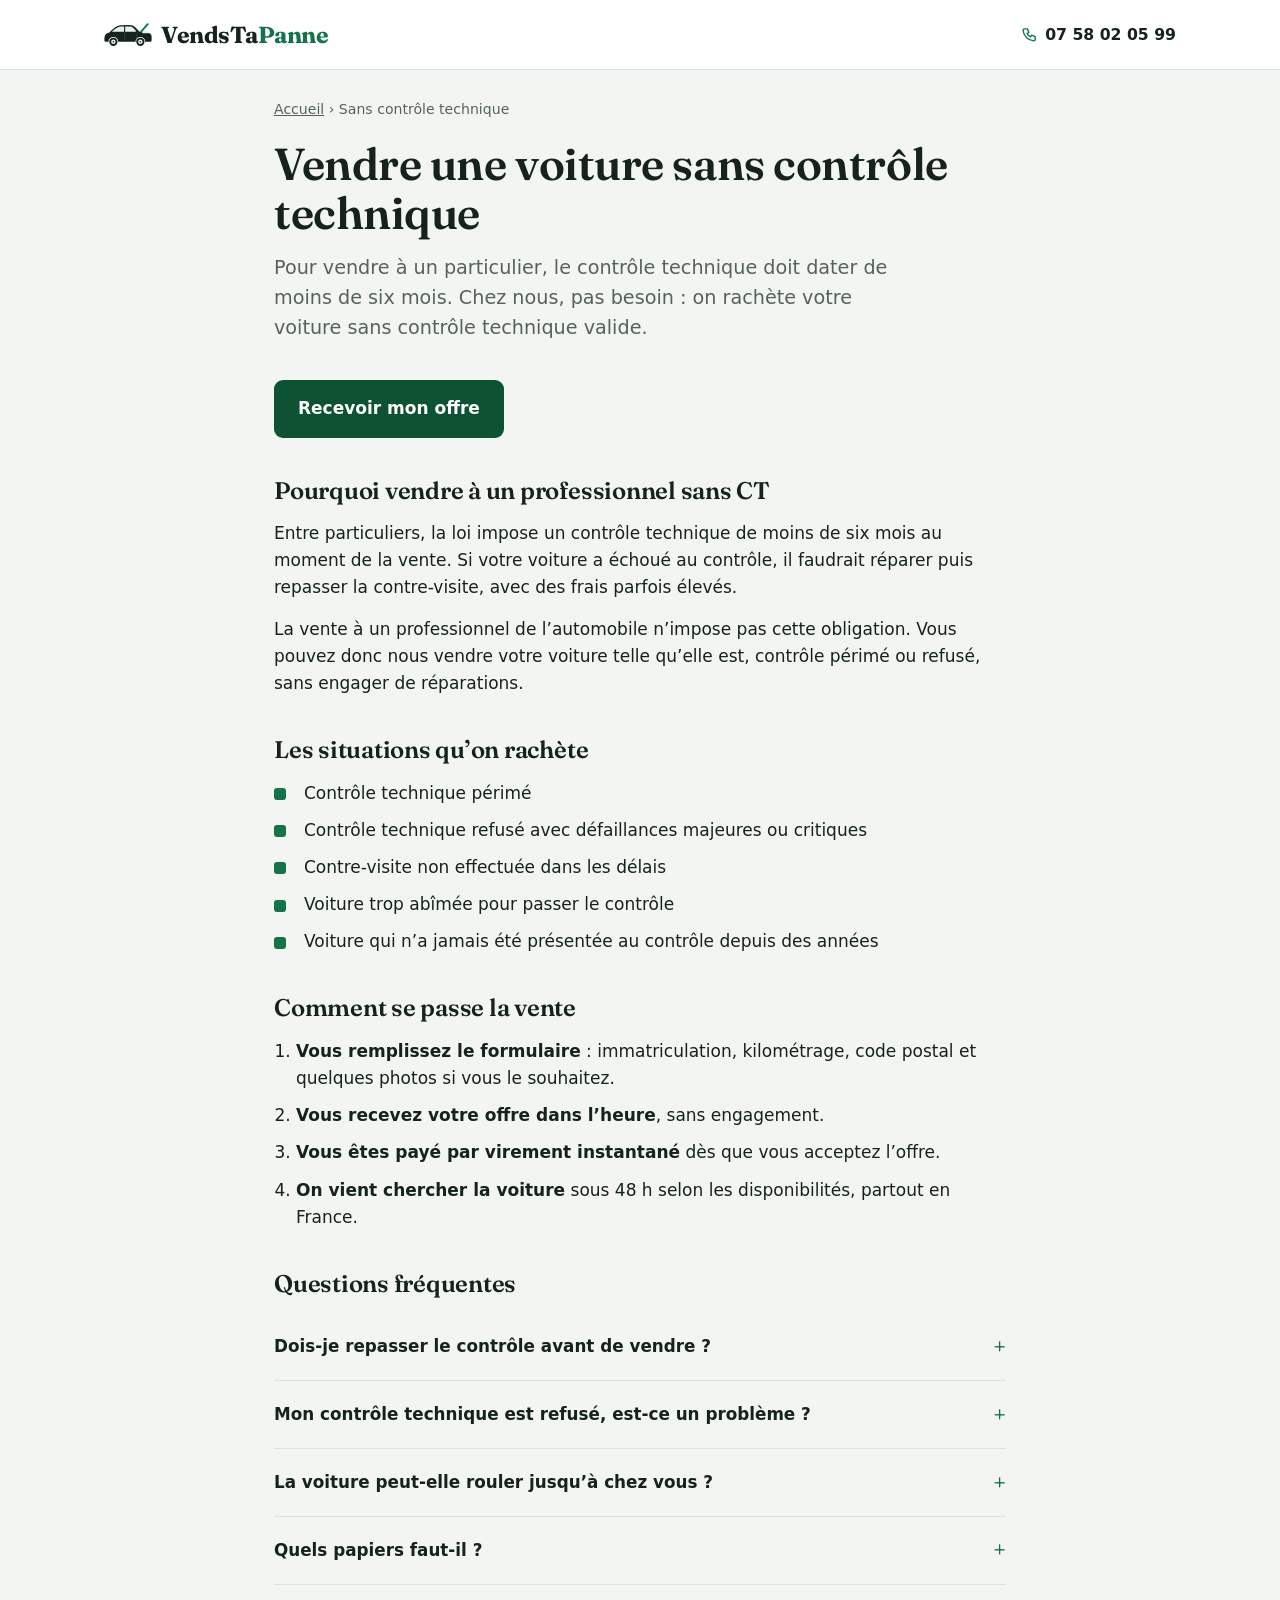
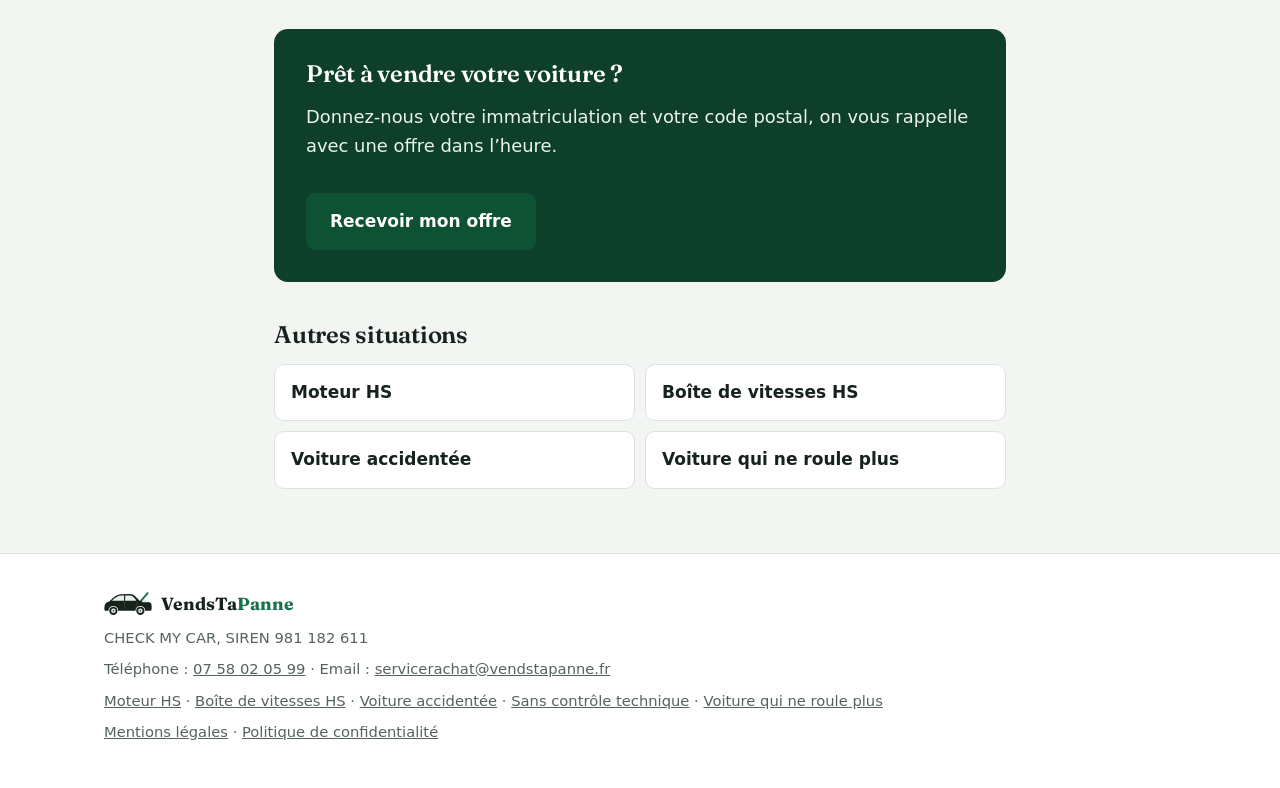
<file: sans-controle-technique/index.html>
<!DOCTYPE html>
<html lang="fr">
<head>
<meta charset="utf-8">
<meta name="viewport" content="width=device-width, initial-scale=1, viewport-fit=cover">
<title>Vendre sa voiture sans contrôle technique | VendsTaPanne</title>
<meta name="description" content="Contrôle technique périmé, refusé ou contre-visite non faite ? On rachète votre voiture sans contrôle technique valide. Offre dans l’heure, virement instantané, enlèvement partout en France.">
<meta name="robots" content="index, follow">
<link rel="canonical" href="https://vendstapanne.fr/sans-controle-technique/">
<meta name="theme-color" content="#0E5234">
<meta property="og:type" content="website">
<meta property="og:locale" content="fr_FR">
<meta property="og:site_name" content="VendsTaPanne">
<meta property="og:url" content="https://vendstapanne.fr/sans-controle-technique/">
<meta property="og:title" content="Vendre sa voiture sans contrôle technique | VendsTaPanne">
<meta property="og:description" content="Contrôle technique périmé, refusé ou contre-visite non faite ? On rachète votre voiture sans contrôle technique valide. Offre dans l’heure, virement instantané, enlèvement partout en France.">
<link rel="icon" href="/assets/favicon.svg?v=2" type="image/svg+xml">
<link rel="preconnect" href="https://fonts.googleapis.com">
<link rel="preconnect" href="https://fonts.gstatic.com" crossorigin>
<link href="https://fonts.googleapis.com/css2?family=Fraunces:opsz,wght@9..144,500;9..144,600;9..144,700&display=swap" rel="stylesheet">
<link rel="stylesheet" href="/assets/style.css?v=5">
<script type="application/ld+json">{"@context": "https://schema.org", "@type": "Service", "name": "Vendre une voiture sans contrôle technique", "serviceType": "Rachat de véhicules", "areaServed": {"@type": "Country", "name": "France"}, "provider": {"@id": "https://vendstapanne.fr/#org"}, "url": "https://vendstapanne.fr/sans-controle-technique/"}</script>
<script type="application/ld+json">{"@context": "https://schema.org", "@type": "BreadcrumbList", "itemListElement": [{"@type": "ListItem", "position": 1, "name": "Accueil", "item": "https://vendstapanne.fr/"}, {"@type": "ListItem", "position": 2, "name": "Sans contrôle technique", "item": "https://vendstapanne.fr/sans-controle-technique/"}]}</script>
<script type="application/ld+json">{"@context": "https://schema.org", "@type": "FAQPage", "mainEntity": [{"@type": "Question", "name": "Dois-je repasser le contrôle avant de vendre ?", "acceptedAnswer": {"@type": "Answer", "text": "Non. On rachète la voiture dans l’état où elle est."}}, {"@type": "Question", "name": "Mon contrôle technique est refusé, est-ce un problème ?", "acceptedAnswer": {"@type": "Answer", "text": "Non, précisez-le simplement quand on vous rappelle. Si vous avez le procès-verbal, gardez-le à portée de main."}}, {"@type": "Question", "name": "La voiture peut-elle rouler jusqu’à chez vous ?", "acceptedAnswer": {"@type": "Answer", "text": "Pas besoin : on vient la chercher là où elle est."}}, {"@type": "Question", "name": "Quels papiers faut-il ?", "acceptedAnswer": {"@type": "Answer", "text": "Votre carte grise et votre pièce d’identité. On s’occupe du certificat de cession et des démarches."}}]}</script>
</head>
<body>
<header>
  <div class="wrap">
    <a class="brand" href="/"><span class="mk"><svg class="lg" viewBox="42 76 256 124" aria-hidden="true"><path class="b" d="M44 168C44 150 46 138 56 132L70 126C92 104 108 92 130 88L178 86C192 86 200 90 210 100L232 123L284 130C292 132 296 140 296 150V166C296 173 292 176 286 176H262A26 26 0 0 0 210 176H118A26 26 0 0 0 66 176H52C47 176 44 173 44 168Z"/><path class="w" d="M246 121h28v9h-28zM250 116h8v6h-8zM262 117h9v5h-9zM84 123C100 106 114 96 132 94H149V123ZM155 94H180C188 94 194 97 200 104L217 123H155Z"/><path class="h" d="M233 122L271 79C273 77 276 77 278 79L281 82L243 127Z"/><path class="l" d="M152 125V166M220 128C216 140 214 154 214 166"/><path class="b" d="M210 118L220 114L224 122L214 124Z"/><circle class="t" cx="92" cy="176" r="22"/><circle class="w" cx="92" cy="176" r="12"/><circle class="t" cx="92" cy="176" r="4"/><circle class="t" cx="236" cy="176" r="22"/><circle class="w" cx="236" cy="176" r="12"/><circle class="t" cx="236" cy="176" r="4"/></svg></span><span class="wm">VendsTa<span class="pn">Panne</span></span></a>
    <a class="call" href="tel:+33758020599"><svg viewBox="0 0 24 24" aria-hidden="true"><path d="M5 4h4l2 5-2.5 1.5a11 11 0 0 0 5 5L15 13l5 2v4a2 2 0 0 1-2 2A16 16 0 0 1 3 6a2 2 0 0 1 2-2z"/></svg>07 58 02 05 99</a>
  </div>
</header>
<main>
<section class="page"><div class="wrap narrow">
<nav class="crumbs" aria-label="Fil d’Ariane"><a href="/">Accueil</a> › Sans contrôle technique</nav>
<h1>Vendre une voiture sans contrôle technique</h1>
<p class="lead">Pour vendre à un particulier, le contrôle technique doit dater de moins de six mois. Chez nous, pas besoin : on rachète votre voiture sans contrôle technique valide.</p>
<a class="btn" href="/#estimation">Recevoir mon offre</a>
<h2>Pourquoi vendre à un professionnel sans CT</h2>
<p>Entre particuliers, la loi impose un contrôle technique de moins de six mois au moment de la vente. Si votre voiture a échoué au contrôle, il faudrait réparer puis repasser la contre-visite, avec des frais parfois élevés.</p>
<p>La vente à un professionnel de l’automobile n’impose pas cette obligation. Vous pouvez donc nous vendre votre voiture telle qu’elle est, contrôle périmé ou refusé, sans engager de réparations.</p>
<h2>Les situations qu’on rachète</h2>
<ul class="list"><li>Contrôle technique périmé</li><li>Contrôle technique refusé avec défaillances majeures ou critiques</li><li>Contre-visite non effectuée dans les délais</li><li>Voiture trop abîmée pour passer le contrôle</li><li>Voiture qui n’a jamais été présentée au contrôle depuis des années</li></ul>
<h2>Comment se passe la vente</h2>
<ol class="how">
<li><strong>Vous remplissez le formulaire</strong> : immatriculation, kilométrage, code postal et quelques photos si vous le souhaitez.</li>
<li><strong>Vous recevez votre offre dans l’heure</strong>, sans engagement.</li>
<li><strong>Vous êtes payé par virement instantané</strong> dès que vous acceptez l’offre.</li>
<li><strong>On vient chercher la voiture</strong> sous 48 h selon les disponibilités, partout en France.</li>
</ol>
<h2>Questions fréquentes</h2>
<details><summary>Dois-je repasser le contrôle avant de vendre ?</summary><p>Non. On rachète la voiture dans l’état où elle est.</p></details>
<details><summary>Mon contrôle technique est refusé, est-ce un problème ?</summary><p>Non, précisez-le simplement quand on vous rappelle. Si vous avez le procès-verbal, gardez-le à portée de main.</p></details>
<details><summary>La voiture peut-elle rouler jusqu’à chez vous ?</summary><p>Pas besoin : on vient la chercher là où elle est.</p></details>
<details><summary>Quels papiers faut-il ?</summary><p>Votre carte grise et votre pièce d’identité. On s’occupe du certificat de cession et des démarches.</p></details>
<div class="band"><h2>Prêt à vendre votre voiture ?</h2><p>Donnez-nous votre immatriculation et votre code postal, on vous rappelle avec une offre dans l’heure.</p><a class="btn" href="/#estimation">Recevoir mon offre</a></div>
<h2>Autres situations</h2>
<ul class="related"><li><a href="/moteur-hs/">Moteur HS</a></li><li><a href="/boite-de-vitesse-hs/">Boîte de vitesses HS</a></li><li><a href="/voiture-accidentee/">Voiture accidentée</a></li><li><a href="/voiture-non-roulante/">Voiture qui ne roule plus</a></li></ul>
</div></section>
</main>
<div class="stickybar">
  <a class="sb-call" href="tel:+33758020599">Appeler</a>
  <a class="sb-est" href="/#estimation">Estimer ma voiture</a>
</div>
<footer id="contact">
  <div class="wrap">
    <div class="fb"><span class="mk"><svg class="lg" viewBox="42 76 256 124" aria-hidden="true"><path class="b" d="M44 168C44 150 46 138 56 132L70 126C92 104 108 92 130 88L178 86C192 86 200 90 210 100L232 123L284 130C292 132 296 140 296 150V166C296 173 292 176 286 176H262A26 26 0 0 0 210 176H118A26 26 0 0 0 66 176H52C47 176 44 173 44 168Z"/><path class="w" d="M246 121h28v9h-28zM250 116h8v6h-8zM262 117h9v5h-9zM84 123C100 106 114 96 132 94H149V123ZM155 94H180C188 94 194 97 200 104L217 123H155Z"/><path class="h" d="M233 122L271 79C273 77 276 77 278 79L281 82L243 127Z"/><path class="l" d="M152 125V166M220 128C216 140 214 154 214 166"/><path class="b" d="M210 118L220 114L224 122L214 124Z"/><circle class="t" cx="92" cy="176" r="22"/><circle class="w" cx="92" cy="176" r="12"/><circle class="t" cx="92" cy="176" r="4"/><circle class="t" cx="236" cy="176" r="22"/><circle class="w" cx="236" cy="176" r="12"/><circle class="t" cx="236" cy="176" r="4"/></svg></span><span class="wm">VendsTa<span class="pn">Panne</span></span></div>
    <div>CHECK MY CAR, SIREN 981 182 611</div>
    <div>Téléphone : <a href="tel:+33758020599">07 58 02 05 99</a> · Email : <a href="mailto:servicerachat@vendstapanne.fr">servicerachat@vendstapanne.fr</a></div>
    <div><a href="/moteur-hs/">Moteur HS</a> · <a href="/boite-de-vitesse-hs/">Boîte de vitesses HS</a> · <a href="/voiture-accidentee/">Voiture accidentée</a> · <a href="/sans-controle-technique/">Sans contrôle technique</a> · <a href="/voiture-non-roulante/">Voiture qui ne roule plus</a></div>
    <div><a href="/mentions-legales/">Mentions légales</a> · <a href="/confidentialite/">Politique de confidentialité</a></div>
  </div>
</footer>
</body>
</html>
</file>
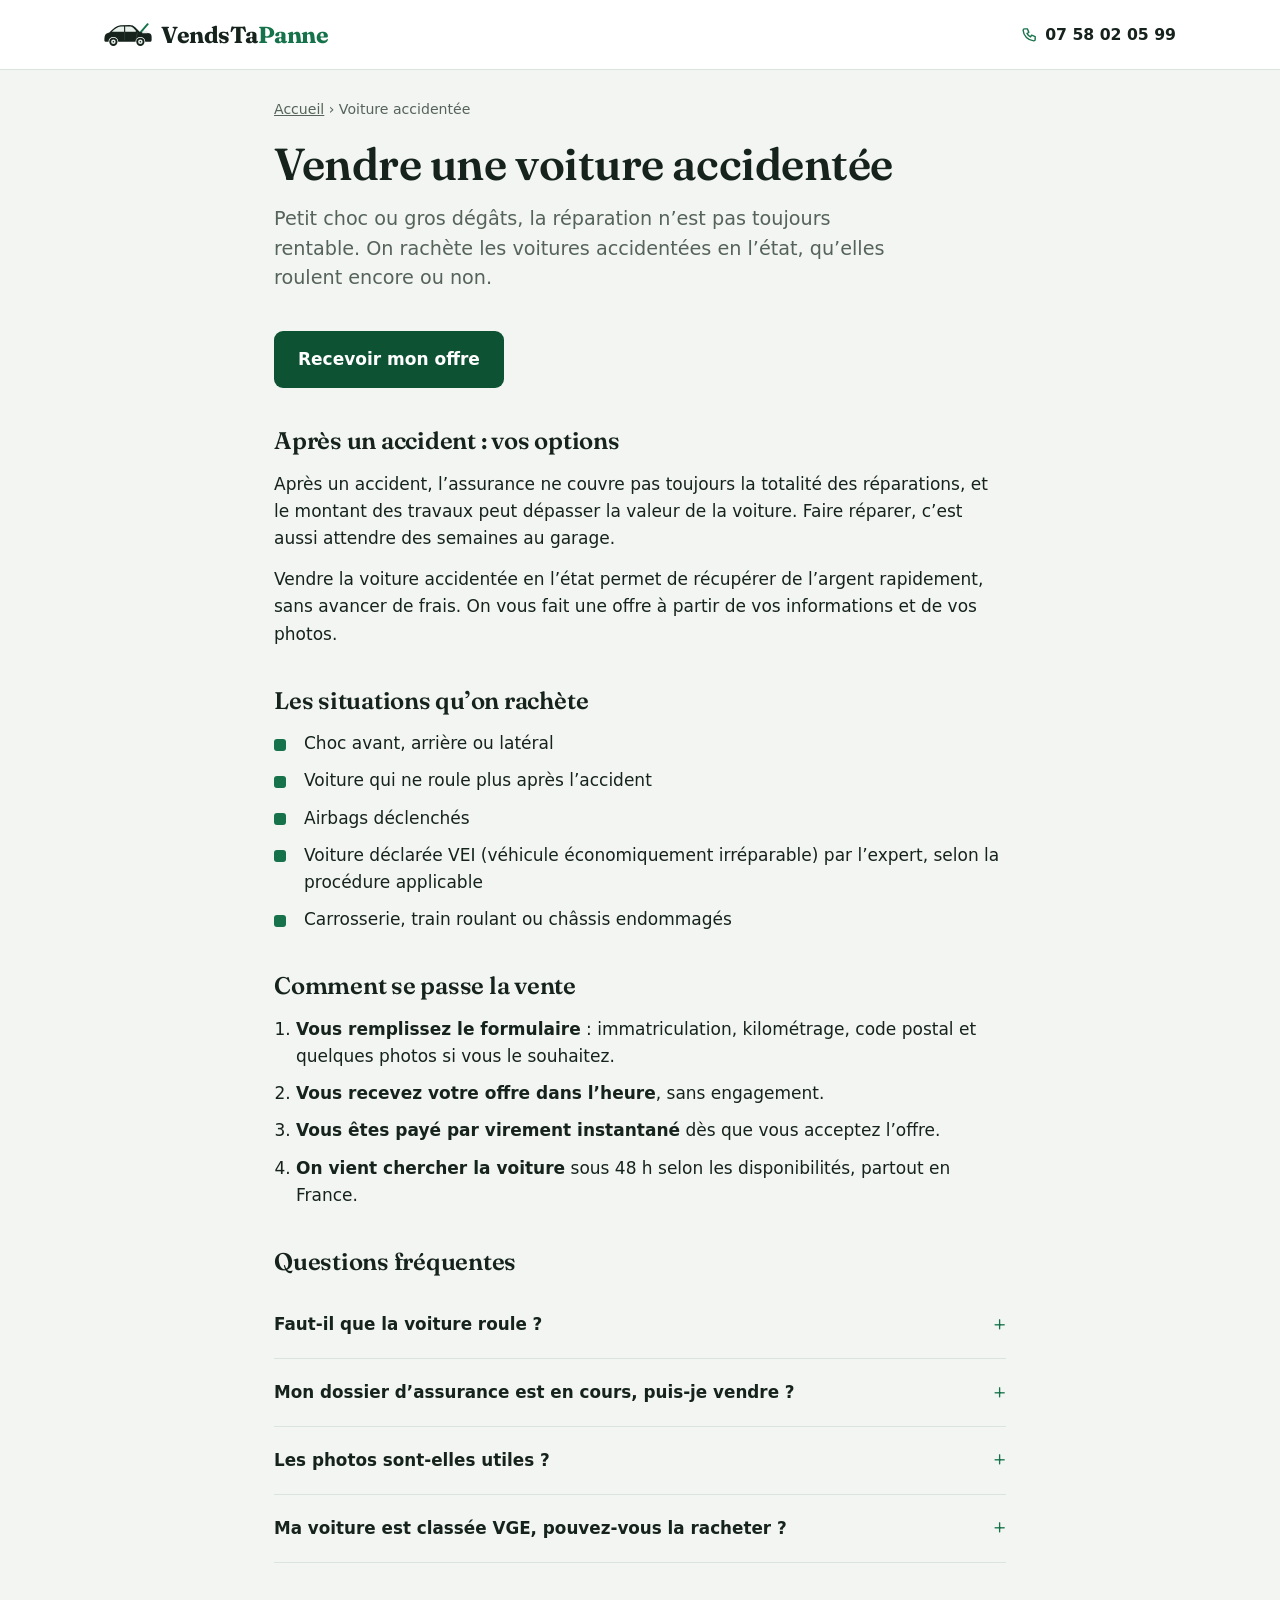
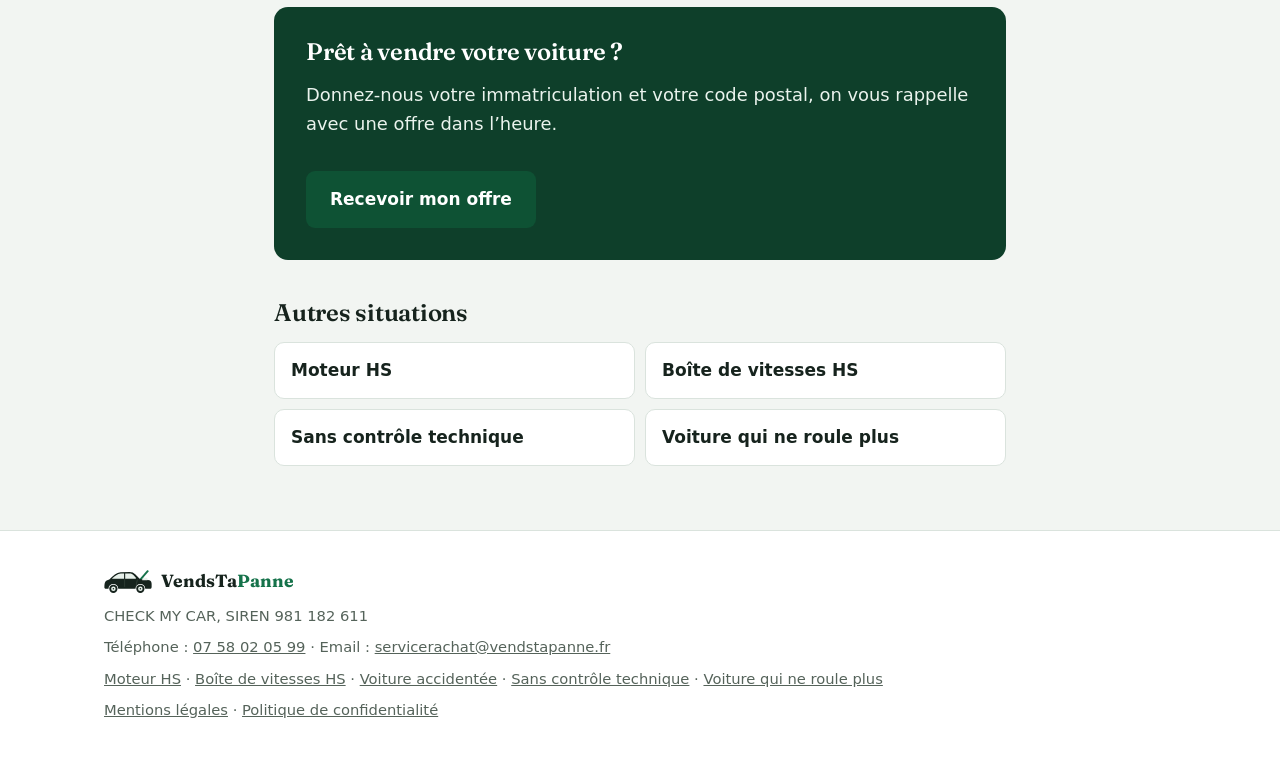
<file: voiture-accidentee/index.html>
<!DOCTYPE html>
<html lang="fr">
<head>
<meta charset="utf-8">
<meta name="viewport" content="width=device-width, initial-scale=1, viewport-fit=cover">
<title>Vendre sa voiture accidentée, roulante ou non | VendsTaPanne</title>
<meta name="description" content="Voiture accidentée, VEI ou VGE, airbags déclenchés ? On rachète votre véhicule en l’état, roulant ou non. Offre dans l’heure, virement instantané, enlèvement partout en France.">
<meta name="robots" content="index, follow">
<link rel="canonical" href="https://vendstapanne.fr/voiture-accidentee/">
<meta name="theme-color" content="#0E5234">
<meta property="og:type" content="website">
<meta property="og:locale" content="fr_FR">
<meta property="og:site_name" content="VendsTaPanne">
<meta property="og:url" content="https://vendstapanne.fr/voiture-accidentee/">
<meta property="og:title" content="Vendre sa voiture accidentée, roulante ou non | VendsTaPanne">
<meta property="og:description" content="Voiture accidentée, VEI ou VGE, airbags déclenchés ? On rachète votre véhicule en l’état, roulant ou non. Offre dans l’heure, virement instantané, enlèvement partout en France.">
<link rel="icon" href="/assets/favicon.svg?v=2" type="image/svg+xml">
<link rel="preconnect" href="https://fonts.googleapis.com">
<link rel="preconnect" href="https://fonts.gstatic.com" crossorigin>
<link href="https://fonts.googleapis.com/css2?family=Fraunces:opsz,wght@9..144,500;9..144,600;9..144,700&display=swap" rel="stylesheet">
<link rel="stylesheet" href="/assets/style.css?v=5">
<script type="application/ld+json">{"@context": "https://schema.org", "@type": "Service", "name": "Vendre une voiture accidentée", "serviceType": "Rachat de véhicules", "areaServed": {"@type": "Country", "name": "France"}, "provider": {"@id": "https://vendstapanne.fr/#org"}, "url": "https://vendstapanne.fr/voiture-accidentee/"}</script>
<script type="application/ld+json">{"@context": "https://schema.org", "@type": "BreadcrumbList", "itemListElement": [{"@type": "ListItem", "position": 1, "name": "Accueil", "item": "https://vendstapanne.fr/"}, {"@type": "ListItem", "position": 2, "name": "Voiture accidentée", "item": "https://vendstapanne.fr/voiture-accidentee/"}]}</script>
<script type="application/ld+json">{"@context": "https://schema.org", "@type": "FAQPage", "mainEntity": [{"@type": "Question", "name": "Faut-il que la voiture roule ?", "acceptedAnswer": {"@type": "Answer", "text": "Non. Roulante ou non, on s’occupe de l’enlèvement."}}, {"@type": "Question", "name": "Mon dossier d’assurance est en cours, puis-je vendre ?", "acceptedAnswer": {"@type": "Answer", "text": "Dites-le-nous quand on vous rappelle. Selon votre situation (expertise, indemnisation), on vous explique comment procéder."}}, {"@type": "Question", "name": "Les photos sont-elles utiles ?", "acceptedAnswer": {"@type": "Answer", "text": "Oui. Ajoutez des photos des dégâts dans le formulaire : l’offre sera plus précise."}}, {"@type": "Question", "name": "Ma voiture est classée VGE, pouvez-vous la racheter ?", "acceptedAnswer": {"@type": "Answer", "text": "Un véhicule classé VGE suit une procédure particulière. Appelez-nous et on vous explique ce qui est possible dans votre cas."}}]}</script>
</head>
<body>
<header>
  <div class="wrap">
    <a class="brand" href="/"><span class="mk"><svg class="lg" viewBox="42 76 256 124" aria-hidden="true"><path class="b" d="M44 168C44 150 46 138 56 132L70 126C92 104 108 92 130 88L178 86C192 86 200 90 210 100L232 123L284 130C292 132 296 140 296 150V166C296 173 292 176 286 176H262A26 26 0 0 0 210 176H118A26 26 0 0 0 66 176H52C47 176 44 173 44 168Z"/><path class="w" d="M246 121h28v9h-28zM250 116h8v6h-8zM262 117h9v5h-9zM84 123C100 106 114 96 132 94H149V123ZM155 94H180C188 94 194 97 200 104L217 123H155Z"/><path class="h" d="M233 122L271 79C273 77 276 77 278 79L281 82L243 127Z"/><path class="l" d="M152 125V166M220 128C216 140 214 154 214 166"/><path class="b" d="M210 118L220 114L224 122L214 124Z"/><circle class="t" cx="92" cy="176" r="22"/><circle class="w" cx="92" cy="176" r="12"/><circle class="t" cx="92" cy="176" r="4"/><circle class="t" cx="236" cy="176" r="22"/><circle class="w" cx="236" cy="176" r="12"/><circle class="t" cx="236" cy="176" r="4"/></svg></span><span class="wm">VendsTa<span class="pn">Panne</span></span></a>
    <a class="call" href="tel:+33758020599"><svg viewBox="0 0 24 24" aria-hidden="true"><path d="M5 4h4l2 5-2.5 1.5a11 11 0 0 0 5 5L15 13l5 2v4a2 2 0 0 1-2 2A16 16 0 0 1 3 6a2 2 0 0 1 2-2z"/></svg>07 58 02 05 99</a>
  </div>
</header>
<main>
<section class="page"><div class="wrap narrow">
<nav class="crumbs" aria-label="Fil d’Ariane"><a href="/">Accueil</a> › Voiture accidentée</nav>
<h1>Vendre une voiture accidentée</h1>
<p class="lead">Petit choc ou gros dégâts, la réparation n’est pas toujours rentable. On rachète les voitures accidentées en l’état, qu’elles roulent encore ou non.</p>
<a class="btn" href="/#estimation">Recevoir mon offre</a>
<h2>Après un accident : vos options</h2>
<p>Après un accident, l’assurance ne couvre pas toujours la totalité des réparations, et le montant des travaux peut dépasser la valeur de la voiture. Faire réparer, c’est aussi attendre des semaines au garage.</p>
<p>Vendre la voiture accidentée en l’état permet de récupérer de l’argent rapidement, sans avancer de frais. On vous fait une offre à partir de vos informations et de vos photos.</p>
<h2>Les situations qu’on rachète</h2>
<ul class="list"><li>Choc avant, arrière ou latéral</li><li>Voiture qui ne roule plus après l’accident</li><li>Airbags déclenchés</li><li>Voiture déclarée VEI (véhicule économiquement irréparable) par l’expert, selon la procédure applicable</li><li>Carrosserie, train roulant ou châssis endommagés</li></ul>
<h2>Comment se passe la vente</h2>
<ol class="how">
<li><strong>Vous remplissez le formulaire</strong> : immatriculation, kilométrage, code postal et quelques photos si vous le souhaitez.</li>
<li><strong>Vous recevez votre offre dans l’heure</strong>, sans engagement.</li>
<li><strong>Vous êtes payé par virement instantané</strong> dès que vous acceptez l’offre.</li>
<li><strong>On vient chercher la voiture</strong> sous 48 h selon les disponibilités, partout en France.</li>
</ol>
<h2>Questions fréquentes</h2>
<details><summary>Faut-il que la voiture roule ?</summary><p>Non. Roulante ou non, on s’occupe de l’enlèvement.</p></details>
<details><summary>Mon dossier d’assurance est en cours, puis-je vendre ?</summary><p>Dites-le-nous quand on vous rappelle. Selon votre situation (expertise, indemnisation), on vous explique comment procéder.</p></details>
<details><summary>Les photos sont-elles utiles ?</summary><p>Oui. Ajoutez des photos des dégâts dans le formulaire : l’offre sera plus précise.</p></details>
<details><summary>Ma voiture est classée VGE, pouvez-vous la racheter ?</summary><p>Un véhicule classé VGE suit une procédure particulière. Appelez-nous et on vous explique ce qui est possible dans votre cas.</p></details>
<div class="band"><h2>Prêt à vendre votre voiture ?</h2><p>Donnez-nous votre immatriculation et votre code postal, on vous rappelle avec une offre dans l’heure.</p><a class="btn" href="/#estimation">Recevoir mon offre</a></div>
<h2>Autres situations</h2>
<ul class="related"><li><a href="/moteur-hs/">Moteur HS</a></li><li><a href="/boite-de-vitesse-hs/">Boîte de vitesses HS</a></li><li><a href="/sans-controle-technique/">Sans contrôle technique</a></li><li><a href="/voiture-non-roulante/">Voiture qui ne roule plus</a></li></ul>
</div></section>
</main>
<div class="stickybar">
  <a class="sb-call" href="tel:+33758020599">Appeler</a>
  <a class="sb-est" href="/#estimation">Estimer ma voiture</a>
</div>
<footer id="contact">
  <div class="wrap">
    <div class="fb"><span class="mk"><svg class="lg" viewBox="42 76 256 124" aria-hidden="true"><path class="b" d="M44 168C44 150 46 138 56 132L70 126C92 104 108 92 130 88L178 86C192 86 200 90 210 100L232 123L284 130C292 132 296 140 296 150V166C296 173 292 176 286 176H262A26 26 0 0 0 210 176H118A26 26 0 0 0 66 176H52C47 176 44 173 44 168Z"/><path class="w" d="M246 121h28v9h-28zM250 116h8v6h-8zM262 117h9v5h-9zM84 123C100 106 114 96 132 94H149V123ZM155 94H180C188 94 194 97 200 104L217 123H155Z"/><path class="h" d="M233 122L271 79C273 77 276 77 278 79L281 82L243 127Z"/><path class="l" d="M152 125V166M220 128C216 140 214 154 214 166"/><path class="b" d="M210 118L220 114L224 122L214 124Z"/><circle class="t" cx="92" cy="176" r="22"/><circle class="w" cx="92" cy="176" r="12"/><circle class="t" cx="92" cy="176" r="4"/><circle class="t" cx="236" cy="176" r="22"/><circle class="w" cx="236" cy="176" r="12"/><circle class="t" cx="236" cy="176" r="4"/></svg></span><span class="wm">VendsTa<span class="pn">Panne</span></span></div>
    <div>CHECK MY CAR, SIREN 981 182 611</div>
    <div>Téléphone : <a href="tel:+33758020599">07 58 02 05 99</a> · Email : <a href="mailto:servicerachat@vendstapanne.fr">servicerachat@vendstapanne.fr</a></div>
    <div><a href="/moteur-hs/">Moteur HS</a> · <a href="/boite-de-vitesse-hs/">Boîte de vitesses HS</a> · <a href="/voiture-accidentee/">Voiture accidentée</a> · <a href="/sans-controle-technique/">Sans contrôle technique</a> · <a href="/voiture-non-roulante/">Voiture qui ne roule plus</a></div>
    <div><a href="/mentions-legales/">Mentions légales</a> · <a href="/confidentialite/">Politique de confidentialité</a></div>
  </div>
</footer>
</body>
</html>
</file>
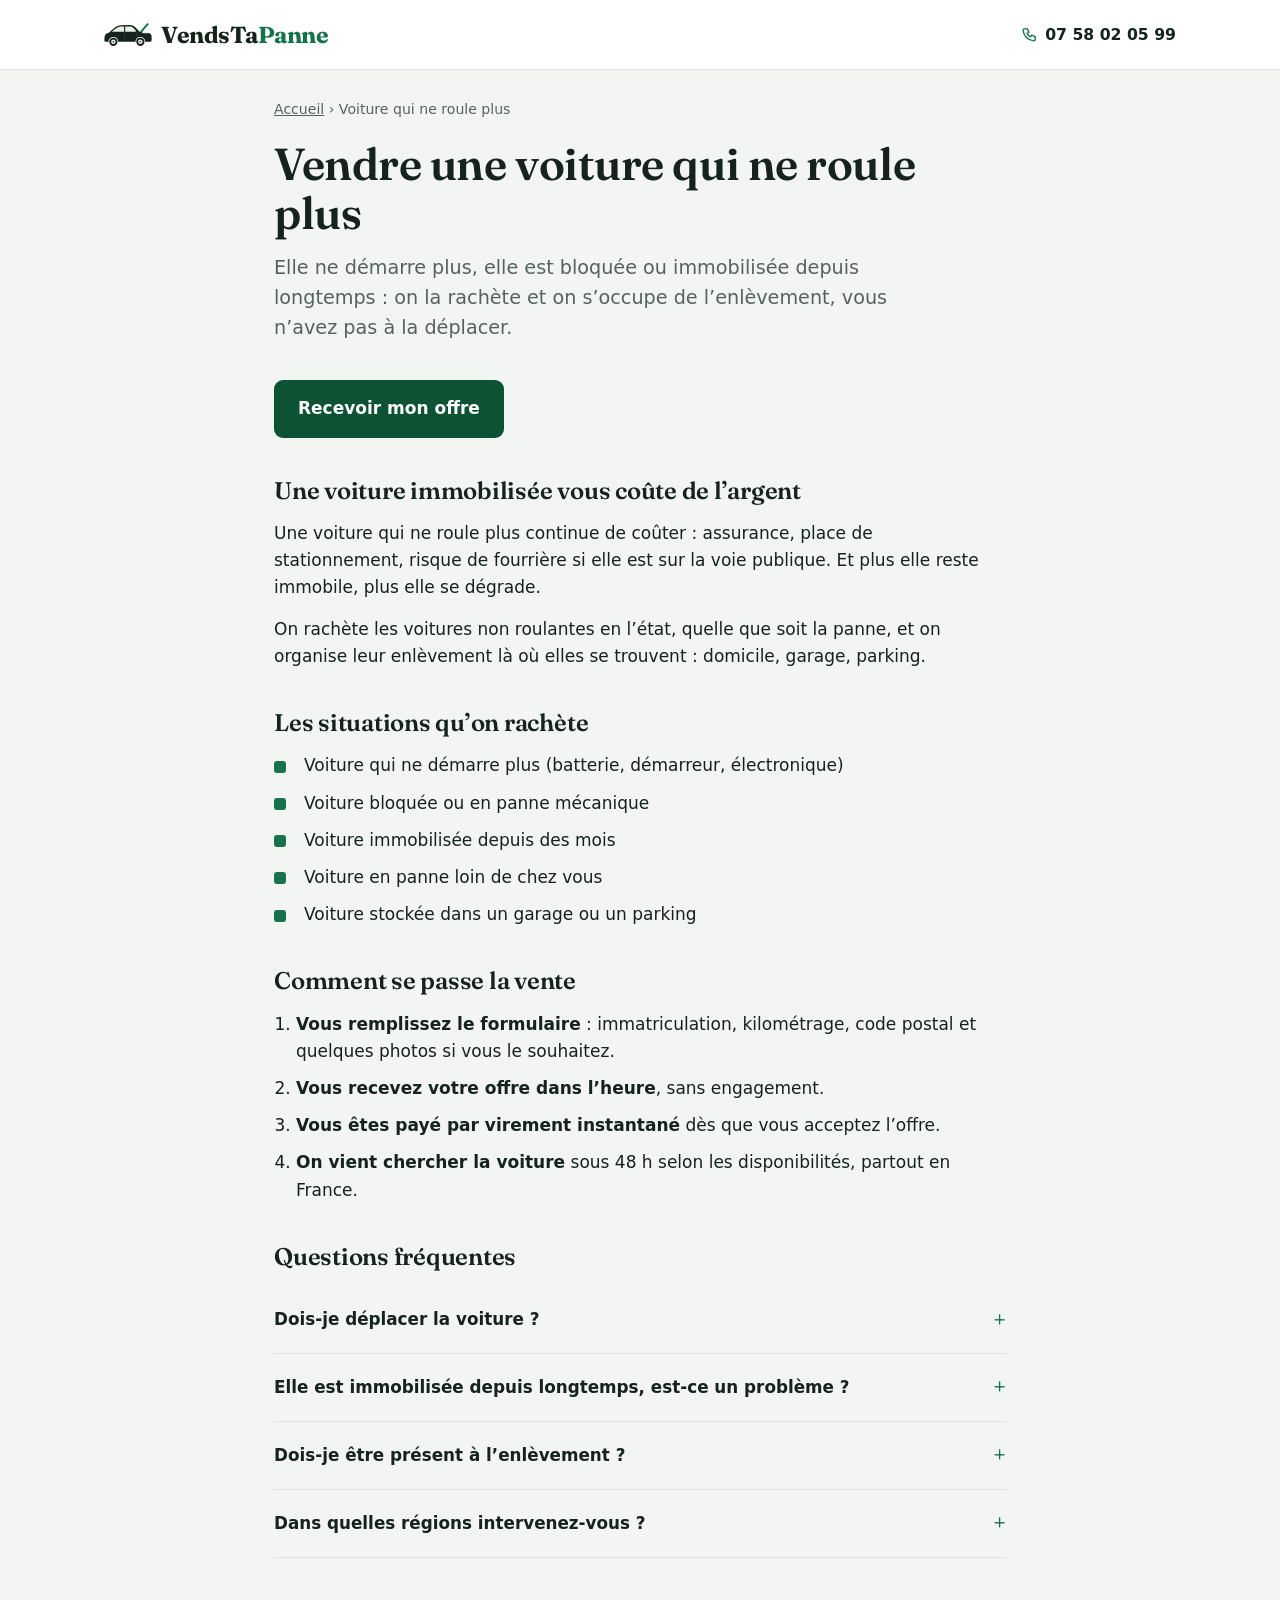
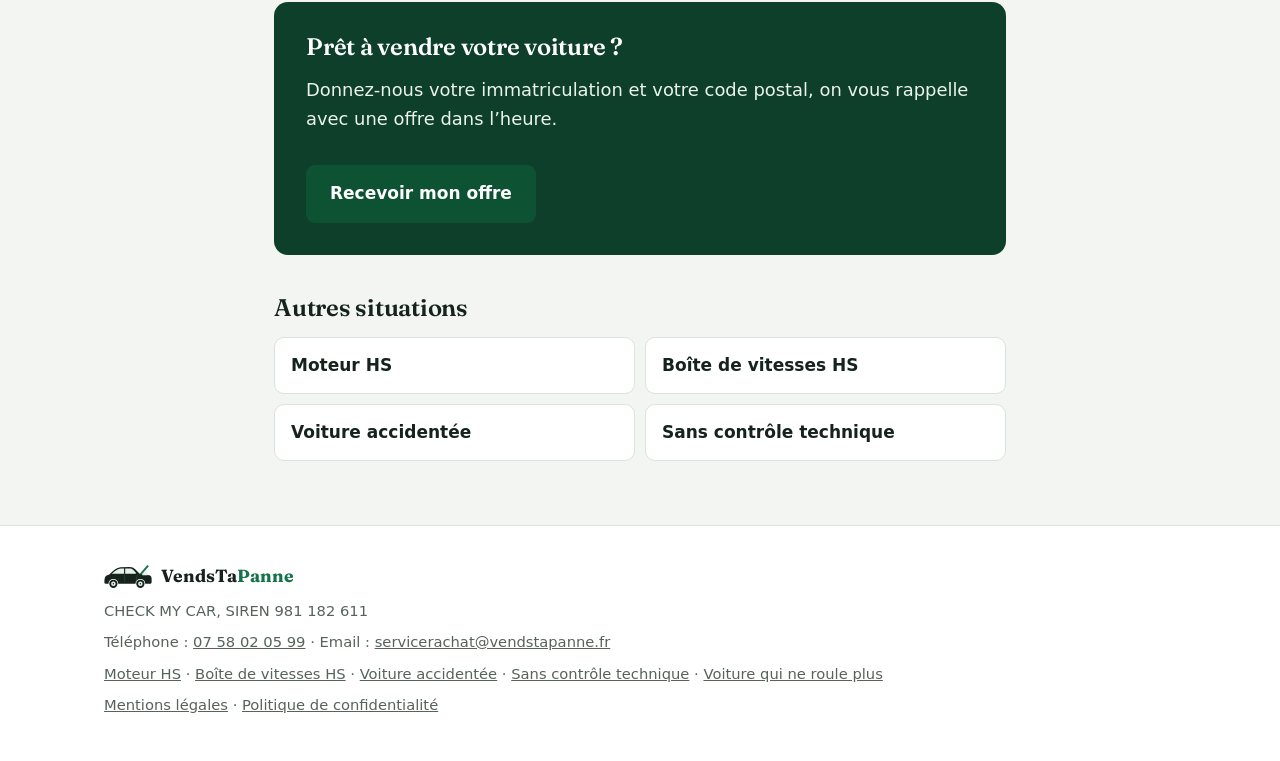
<file: voiture-non-roulante/index.html>
<!DOCTYPE html>
<html lang="fr">
<head>
<meta charset="utf-8">
<meta name="viewport" content="width=device-width, initial-scale=1, viewport-fit=cover">
<title>Vendre une voiture qui ne roule plus | VendsTaPanne</title>
<meta name="description" content="Votre voiture ne démarre plus ou est immobilisée ? On la rachète en l’état et on vient la chercher partout en France. Offre dans l’heure, paiement par virement instantané.">
<meta name="robots" content="index, follow">
<link rel="canonical" href="https://vendstapanne.fr/voiture-non-roulante/">
<meta name="theme-color" content="#0E5234">
<meta property="og:type" content="website">
<meta property="og:locale" content="fr_FR">
<meta property="og:site_name" content="VendsTaPanne">
<meta property="og:url" content="https://vendstapanne.fr/voiture-non-roulante/">
<meta property="og:title" content="Vendre une voiture qui ne roule plus | VendsTaPanne">
<meta property="og:description" content="Votre voiture ne démarre plus ou est immobilisée ? On la rachète en l’état et on vient la chercher partout en France. Offre dans l’heure, paiement par virement instantané.">
<link rel="icon" href="/assets/favicon.svg?v=2" type="image/svg+xml">
<link rel="preconnect" href="https://fonts.googleapis.com">
<link rel="preconnect" href="https://fonts.gstatic.com" crossorigin>
<link href="https://fonts.googleapis.com/css2?family=Fraunces:opsz,wght@9..144,500;9..144,600;9..144,700&display=swap" rel="stylesheet">
<link rel="stylesheet" href="/assets/style.css?v=5">
<script type="application/ld+json">{"@context": "https://schema.org", "@type": "Service", "name": "Vendre une voiture qui ne roule plus", "serviceType": "Rachat de véhicules", "areaServed": {"@type": "Country", "name": "France"}, "provider": {"@id": "https://vendstapanne.fr/#org"}, "url": "https://vendstapanne.fr/voiture-non-roulante/"}</script>
<script type="application/ld+json">{"@context": "https://schema.org", "@type": "BreadcrumbList", "itemListElement": [{"@type": "ListItem", "position": 1, "name": "Accueil", "item": "https://vendstapanne.fr/"}, {"@type": "ListItem", "position": 2, "name": "Voiture qui ne roule plus", "item": "https://vendstapanne.fr/voiture-non-roulante/"}]}</script>
<script type="application/ld+json">{"@context": "https://schema.org", "@type": "FAQPage", "mainEntity": [{"@type": "Question", "name": "Dois-je déplacer la voiture ?", "acceptedAnswer": {"@type": "Answer", "text": "Non, l’enlèvement est organisé par nos soins."}}, {"@type": "Question", "name": "Elle est immobilisée depuis longtemps, est-ce un problème ?", "acceptedAnswer": {"@type": "Answer", "text": "Non, dites-le-nous simplement quand on vous rappelle."}}, {"@type": "Question", "name": "Dois-je être présent à l’enlèvement ?", "acceptedAnswer": {"@type": "Answer", "text": "Non. Même si la voiture est loin de chez vous, on s’occupe de tout à distance, papiers compris."}}, {"@type": "Question", "name": "Dans quelles régions intervenez-vous ?", "acceptedAnswer": {"@type": "Answer", "text": "Partout en France métropolitaine."}}]}</script>
</head>
<body>
<header>
  <div class="wrap">
    <a class="brand" href="/"><span class="mk"><svg class="lg" viewBox="42 76 256 124" aria-hidden="true"><path class="b" d="M44 168C44 150 46 138 56 132L70 126C92 104 108 92 130 88L178 86C192 86 200 90 210 100L232 123L284 130C292 132 296 140 296 150V166C296 173 292 176 286 176H262A26 26 0 0 0 210 176H118A26 26 0 0 0 66 176H52C47 176 44 173 44 168Z"/><path class="w" d="M246 121h28v9h-28zM250 116h8v6h-8zM262 117h9v5h-9zM84 123C100 106 114 96 132 94H149V123ZM155 94H180C188 94 194 97 200 104L217 123H155Z"/><path class="h" d="M233 122L271 79C273 77 276 77 278 79L281 82L243 127Z"/><path class="l" d="M152 125V166M220 128C216 140 214 154 214 166"/><path class="b" d="M210 118L220 114L224 122L214 124Z"/><circle class="t" cx="92" cy="176" r="22"/><circle class="w" cx="92" cy="176" r="12"/><circle class="t" cx="92" cy="176" r="4"/><circle class="t" cx="236" cy="176" r="22"/><circle class="w" cx="236" cy="176" r="12"/><circle class="t" cx="236" cy="176" r="4"/></svg></span><span class="wm">VendsTa<span class="pn">Panne</span></span></a>
    <a class="call" href="tel:+33758020599"><svg viewBox="0 0 24 24" aria-hidden="true"><path d="M5 4h4l2 5-2.5 1.5a11 11 0 0 0 5 5L15 13l5 2v4a2 2 0 0 1-2 2A16 16 0 0 1 3 6a2 2 0 0 1 2-2z"/></svg>07 58 02 05 99</a>
  </div>
</header>
<main>
<section class="page"><div class="wrap narrow">
<nav class="crumbs" aria-label="Fil d’Ariane"><a href="/">Accueil</a> › Voiture qui ne roule plus</nav>
<h1>Vendre une voiture qui ne roule plus</h1>
<p class="lead">Elle ne démarre plus, elle est bloquée ou immobilisée depuis longtemps : on la rachète et on s’occupe de l’enlèvement, vous n’avez pas à la déplacer.</p>
<a class="btn" href="/#estimation">Recevoir mon offre</a>
<h2>Une voiture immobilisée vous coûte de l’argent</h2>
<p>Une voiture qui ne roule plus continue de coûter : assurance, place de stationnement, risque de fourrière si elle est sur la voie publique. Et plus elle reste immobile, plus elle se dégrade.</p>
<p>On rachète les voitures non roulantes en l’état, quelle que soit la panne, et on organise leur enlèvement là où elles se trouvent : domicile, garage, parking.</p>
<h2>Les situations qu’on rachète</h2>
<ul class="list"><li>Voiture qui ne démarre plus (batterie, démarreur, électronique)</li><li>Voiture bloquée ou en panne mécanique</li><li>Voiture immobilisée depuis des mois</li><li>Voiture en panne loin de chez vous</li><li>Voiture stockée dans un garage ou un parking</li></ul>
<h2>Comment se passe la vente</h2>
<ol class="how">
<li><strong>Vous remplissez le formulaire</strong> : immatriculation, kilométrage, code postal et quelques photos si vous le souhaitez.</li>
<li><strong>Vous recevez votre offre dans l’heure</strong>, sans engagement.</li>
<li><strong>Vous êtes payé par virement instantané</strong> dès que vous acceptez l’offre.</li>
<li><strong>On vient chercher la voiture</strong> sous 48 h selon les disponibilités, partout en France.</li>
</ol>
<h2>Questions fréquentes</h2>
<details><summary>Dois-je déplacer la voiture ?</summary><p>Non, l’enlèvement est organisé par nos soins.</p></details>
<details><summary>Elle est immobilisée depuis longtemps, est-ce un problème ?</summary><p>Non, dites-le-nous simplement quand on vous rappelle.</p></details>
<details><summary>Dois-je être présent à l’enlèvement ?</summary><p>Non. Même si la voiture est loin de chez vous, on s’occupe de tout à distance, papiers compris.</p></details>
<details><summary>Dans quelles régions intervenez-vous ?</summary><p>Partout en France métropolitaine.</p></details>
<div class="band"><h2>Prêt à vendre votre voiture ?</h2><p>Donnez-nous votre immatriculation et votre code postal, on vous rappelle avec une offre dans l’heure.</p><a class="btn" href="/#estimation">Recevoir mon offre</a></div>
<h2>Autres situations</h2>
<ul class="related"><li><a href="/moteur-hs/">Moteur HS</a></li><li><a href="/boite-de-vitesse-hs/">Boîte de vitesses HS</a></li><li><a href="/voiture-accidentee/">Voiture accidentée</a></li><li><a href="/sans-controle-technique/">Sans contrôle technique</a></li></ul>
</div></section>
</main>
<div class="stickybar">
  <a class="sb-call" href="tel:+33758020599">Appeler</a>
  <a class="sb-est" href="/#estimation">Estimer ma voiture</a>
</div>
<footer id="contact">
  <div class="wrap">
    <div class="fb"><span class="mk"><svg class="lg" viewBox="42 76 256 124" aria-hidden="true"><path class="b" d="M44 168C44 150 46 138 56 132L70 126C92 104 108 92 130 88L178 86C192 86 200 90 210 100L232 123L284 130C292 132 296 140 296 150V166C296 173 292 176 286 176H262A26 26 0 0 0 210 176H118A26 26 0 0 0 66 176H52C47 176 44 173 44 168Z"/><path class="w" d="M246 121h28v9h-28zM250 116h8v6h-8zM262 117h9v5h-9zM84 123C100 106 114 96 132 94H149V123ZM155 94H180C188 94 194 97 200 104L217 123H155Z"/><path class="h" d="M233 122L271 79C273 77 276 77 278 79L281 82L243 127Z"/><path class="l" d="M152 125V166M220 128C216 140 214 154 214 166"/><path class="b" d="M210 118L220 114L224 122L214 124Z"/><circle class="t" cx="92" cy="176" r="22"/><circle class="w" cx="92" cy="176" r="12"/><circle class="t" cx="92" cy="176" r="4"/><circle class="t" cx="236" cy="176" r="22"/><circle class="w" cx="236" cy="176" r="12"/><circle class="t" cx="236" cy="176" r="4"/></svg></span><span class="wm">VendsTa<span class="pn">Panne</span></span></div>
    <div>CHECK MY CAR, SIREN 981 182 611</div>
    <div>Téléphone : <a href="tel:+33758020599">07 58 02 05 99</a> · Email : <a href="mailto:servicerachat@vendstapanne.fr">servicerachat@vendstapanne.fr</a></div>
    <div><a href="/moteur-hs/">Moteur HS</a> · <a href="/boite-de-vitesse-hs/">Boîte de vitesses HS</a> · <a href="/voiture-accidentee/">Voiture accidentée</a> · <a href="/sans-controle-technique/">Sans contrôle technique</a> · <a href="/voiture-non-roulante/">Voiture qui ne roule plus</a></div>
    <div><a href="/mentions-legales/">Mentions légales</a> · <a href="/confidentialite/">Politique de confidentialité</a></div>
  </div>
</footer>
</body>
</html>
</file>
<file: assets/style.css>
:root{
  box-sizing:border-box;
  padding-top:env(safe-area-inset-top,0px);
  padding-bottom:env(safe-area-inset-bottom,0px);
  --bg:#F2F5F2;--surface:#FFFFFF;--ink:#16231D;--muted:#55635A;
  --green:#15724A;--cta-bg:#0E5234;--on-cta:#FFFFFF;
  --line:#DAE3DD;--band:#0E3F2A;--on-band:#EAF3ED;--tint:#E7F0EA;
  color-scheme:light;
}
@media (prefers-color-scheme:dark){
  :root:not([data-theme="light"]){
    --bg:#0D1512;--surface:#15201B;--ink:#E9F0EB;--muted:#9AA89F;
    --green:#5FD2A0;--cta-bg:#37B884;--on-cta:#06231A;
    --line:#26332C;--band:#0C2E20;--on-band:#E3EFE8;--tint:#16241D;color-scheme:dark;
  }
}
:root[data-theme="dark"]{
  --bg:#0D1512;--surface:#15201B;--ink:#E9F0EB;--muted:#9AA89F;
  --green:#5FD2A0;--cta-bg:#37B884;--on-cta:#06231A;
  --line:#26332C;--band:#0C2E20;--on-band:#E3EFE8;--tint:#16241D;color-scheme:dark;
}
html{scroll-padding-top:env(safe-area-inset-top,0px)}
*,*::before,*::after{box-sizing:inherit}
body{margin:0;background:var(--bg);color:var(--ink);font:17px/1.6 system-ui,-apple-system,"Segoe UI",Roboto,sans-serif;-webkit-font-smoothing:antialiased}
h1,h2,h3{font-family:"Fraunces",Georgia,"Times New Roman",serif;line-height:1.1;margin:0;font-weight:600;letter-spacing:-.01em}
a{color:var(--green)}
:focus-visible{outline:3px solid var(--green);outline-offset:2px}
.wrap{max-width:1120px;margin:0 auto;padding:0 24px}
.todo{background:#FCE9A6;color:#5a4a12;padding:0 .3em;border-radius:3px;font-weight:600;white-space:nowrap}

/* header */
header{border-bottom:1px solid var(--line);background:var(--surface)}
header .wrap{display:flex;align-items:center;justify-content:space-between;gap:16px;padding-top:16px;padding-bottom:16px}
.brand{font-family:"Fraunces",Georgia,serif;font-weight:700;font-size:1.45rem;text-decoration:none;color:var(--ink);letter-spacing:-.02em;display:inline-flex;align-items:center;gap:9px}
.brand .mk{width:26px;height:26px;flex:none;color:var(--green)}
.brand .mk svg{width:100%;height:100%;display:block;stroke:currentColor;fill:none;stroke-width:1.9;stroke-linecap:round;stroke-linejoin:round}
.call{font-weight:600;text-decoration:none;color:var(--ink);font-size:.98rem;display:inline-flex;align-items:center;gap:7px}
.call svg{width:17px;height:17px;stroke:var(--green);fill:none;stroke-width:2;stroke-linecap:round;stroke-linejoin:round}

/* hero */
.hero{border-bottom:1px solid var(--line);background:linear-gradient(180deg,var(--tint),var(--bg) 70%)}
.hero .wrap{display:grid;grid-template-columns:1.02fr .98fr;gap:52px;align-items:center;padding-top:64px;padding-bottom:64px}
.eyebrow{display:inline-block;font-size:.8rem;font-weight:700;letter-spacing:.14em;text-transform:uppercase;color:var(--green)}
h1{font-size:clamp(2.2rem,5vw,3.5rem);margin-top:14px}
.lead{font-size:1.2rem;line-height:1.55;color:var(--muted);max-width:33em;margin:20px 0 0}
.checks{list-style:none;padding:0;margin:26px 0 0;display:grid;gap:12px}
.checks li{padding-left:32px;position:relative;font-weight:500}
.checks li svg{position:absolute;left:0;top:1px;width:22px;height:22px;stroke:var(--green);fill:none;stroke-width:2.3;stroke-linecap:round;stroke-linejoin:round}

/* form card */
.card{background:var(--surface);border:1px solid var(--line);border-radius:14px;padding:26px;box-shadow:0 1px 2px rgba(16,40,28,.04),0 10px 30px -18px rgba(16,40,28,.25)}
.card h2{font-size:1.4rem}
.card .cap{margin:4px 0 18px;color:var(--muted);font-size:.95rem}
.grid{display:grid;grid-template-columns:1fr 1fr;gap:14px}
.full{grid-column:1/-1}
label{display:block;font-weight:600;font-size:.9rem;margin-bottom:5px}
input,select{width:100%;font:inherit;color:var(--ink);background:var(--surface);border:1px solid var(--line);border-radius:9px;padding:11px 12px;min-height:46px}
input:focus,select:focus{border-color:var(--green)}
.plate input{font-weight:700;font-size:1.8rem;text-align:center;letter-spacing:.14em;text-transform:uppercase;min-height:64px;border:2px solid var(--ink);border-left:26px solid var(--green);background:#fff;color:#111}
:root[data-theme="dark"] .plate input,.plate input{}
.hint{font-size:.85rem;color:var(--muted);margin:6px 0 0}
.link{background:none;border:0;padding:6px 0;margin-top:2px;font:inherit;font-size:.9rem;color:var(--green);text-decoration:underline;cursor:pointer}
.radios{display:flex;gap:10px}
.opt{font-weight:400;color:var(--muted)}
.sr{position:absolute;width:1px;height:1px;opacity:0;overflow:hidden}
.drop{display:flex;align-items:center;justify-content:center;gap:10px;margin:0;font-weight:600;border:1.5px dashed var(--line);border-radius:9px;padding:14px;min-height:54px;cursor:pointer;background:var(--surface)}
.drop:hover,#photos:focus+.thumbs,.drop:focus-within{border-color:var(--green)}
.drop svg{width:22px;height:22px;stroke:var(--green);fill:none;stroke-width:2;stroke-linecap:round;stroke-linejoin:round}
.thumbs{display:flex;flex-wrap:wrap;gap:8px;margin-top:8px}
.thumbs img{width:64px;height:64px;object-fit:cover;border-radius:7px;border:1px solid var(--line)}
.r{display:flex;align-items:center;gap:8px;flex:1;font-weight:500;margin:0;background:var(--surface);border:1px solid var(--line);border-radius:9px;padding:11px 12px;min-height:46px;cursor:pointer}
.r:has(input:checked){border-color:var(--green);background:var(--tint)}
.r input{width:auto;min-height:0;margin:0;accent-color:var(--green)}
button.cta{width:100%;margin-top:4px;font:inherit;font-weight:700;font-size:1.05rem;background:var(--cta-bg);color:var(--on-cta);border:0;border-radius:9px;padding:15px 18px;cursor:pointer;min-height:54px}
button.cta:hover{filter:brightness(1.08)}
.legal{font-size:.82rem;color:var(--muted);margin:12px 0 0}
.done{display:none;text-align:center;padding:14px 0}
.done .ok{width:56px;height:56px;margin:0 auto 12px;border-radius:50%;background:var(--tint);display:grid;place-items:center}
.done .ok svg{width:30px;height:30px;stroke:var(--green);fill:none;stroke-width:2.4;stroke-linecap:round;stroke-linejoin:round}
.done h2{margin-bottom:6px;font-size:1.4rem}

/* sections */
section.block{padding:72px 0}
.kicker{font-size:.8rem;font-weight:700;letter-spacing:.14em;text-transform:uppercase;color:var(--green);margin-bottom:10px}
section.block h2{font-size:clamp(1.7rem,3.4vw,2.35rem);margin-bottom:8px}
.sub{color:var(--muted);font-size:1.08rem;max-width:40em;margin:0 0 36px}

.steps{display:grid;grid-template-columns:repeat(4,1fr);gap:34px 28px;list-style:none;padding:0;margin:0}
.steps li{color:var(--muted)}
.steps .ico{display:grid;place-items:center;width:50px;height:50px;border-radius:13px;background:var(--tint);margin-bottom:16px}
.steps .ico svg{width:25px;height:25px;stroke:var(--green);fill:none;stroke-width:1.9;stroke-linecap:round;stroke-linejoin:round}
.steps strong{display:block;font-family:"Fraunces",Georgia,serif;font-weight:600;font-size:1.18rem;margin-bottom:5px;color:var(--ink);letter-spacing:-.01em}

.cases{display:grid;grid-template-columns:repeat(5,1fr);gap:0;border:1px solid var(--line);border-radius:14px;overflow:hidden;background:var(--surface)}
.cases a{display:flex;flex-direction:column;gap:12px;padding:24px 20px;text-decoration:none;color:var(--ink);border-right:1px solid var(--line);transition:background .15s}
.cases a:last-child{border-right:0}
.cases a:hover{background:var(--tint)}
.cases svg{width:30px;height:30px;stroke:var(--green);fill:none;stroke-width:1.8;stroke-linecap:round;stroke-linejoin:round}
.cases span{font-weight:600;font-size:1rem;line-height:1.3}
.cases em{font-style:normal;color:var(--green);font-size:.85rem;font-weight:600;margin-top:auto}

.why{display:grid;grid-template-columns:repeat(4,1fr);gap:30px}
.why div h3{font-size:1.12rem;padding-top:16px;border-top:2px solid var(--green);margin-bottom:8px}
.why p{margin:0;color:var(--muted);font-size:.97rem}

.band{background:var(--band);color:var(--on-band)}
.band .wrap{max-width:820px;padding-top:56px;padding-bottom:56px}
.band h2{font-size:clamp(1.6rem,3vw,2.1rem);margin-bottom:12px;color:#fff}
.band p{margin:0;font-size:1.12rem;line-height:1.6}
:root:not([data-theme="dark"]) .band h2{color:#fff}

.faqwrap{max-width:780px}
details{border-bottom:1px solid var(--line)}
summary{cursor:pointer;font-weight:600;padding:20px 0;list-style:none;display:flex;justify-content:space-between;align-items:center;gap:16px;font-size:1.05rem}
summary::-webkit-details-marker{display:none}
summary::after{content:"+";font-family:"Fraunces",serif;font-size:1.5rem;color:var(--green);line-height:1}
details[open] summary::after{content:"–"}
details p{margin:0 0 20px;color:var(--muted)}

footer{border-top:1px solid var(--line);padding:36px 0 44px;color:var(--muted);font-size:.92rem;background:var(--surface)}
footer .wrap{display:grid;gap:8px}
footer a{color:var(--muted)}
footer .fb{font-family:"Fraunces",Georgia,serif;font-weight:700;color:var(--ink);font-size:1.1rem}

/* type-de-panne pages */
[hidden]{display:none!important}
.page{padding:28px 0 64px}
.narrow{max-width:780px}
.back{display:inline-flex;align-items:center;gap:6px;margin-bottom:24px;font-weight:600;text-decoration:none}
.page h1{font-size:clamp(1.9rem,4vw,2.8rem);margin-bottom:16px}
.page .lead{color:var(--muted)}
.page h2{font-size:1.5rem;margin:40px 0 16px}
.page ul.list{padding:0;margin:0;list-style:none;display:grid;gap:10px}
.page ul.list li{padding-left:30px;position:relative}
.page ul.list li::before{content:"";position:absolute;left:0;top:.5em;width:12px;height:12px;border-radius:3px;background:var(--green)}
.btn{display:inline-block;margin-top:24px;background:var(--cta-bg);color:var(--on-cta);font-weight:700;text-decoration:none;border-radius:9px;padding:15px 24px}
.page .band{border-radius:14px;padding:32px;margin-top:44px}
.page .band h2{margin-top:0}
.page .band .btn{margin-top:18px}

/* sticky mobile */
.stickybar{display:none}
@media (max-width:860px){
  .hero .wrap{grid-template-columns:1fr;gap:36px;padding-top:44px;padding-bottom:44px}
  .steps{grid-template-columns:1fr 1fr;gap:30px 24px}
  .cases{grid-template-columns:1fr 1fr}
  .cases a{border-right:1px solid var(--line);border-bottom:1px solid var(--line)}
  .why{grid-template-columns:1fr 1fr;gap:26px}
  .stickybar{position:fixed;left:0;right:0;bottom:0;z-index:50;display:flex;gap:10px;padding:10px 16px calc(10px + env(safe-area-inset-bottom,0px));background:var(--surface);border-top:1px solid var(--line)}
  .stickybar a{flex:1;text-align:center;font-weight:700;text-decoration:none;border-radius:9px;padding:13px;min-height:48px;display:flex;align-items:center;justify-content:center}
  .sb-call{border:1.5px solid var(--cta-bg);color:var(--cta-bg)}
  .sb-est{background:var(--cta-bg);color:var(--on-cta);flex:2}
  body{padding-bottom:78px}
}
@media (max-width:520px){
  .grid{grid-template-columns:1fr}
  .steps{grid-template-columns:1fr}
  .cases{grid-template-columns:1fr}
  .why{grid-template-columns:1fr}
}

/* pages intérieures */
.crumbs{font-size:.88rem;color:var(--muted);margin-bottom:18px}
.crumbs a{color:var(--muted)}
.page p{margin:0 0 14px}
.page h3{font-size:1.15rem;margin:22px 0 8px}
.page ol.how{padding-left:22px;margin:0;display:grid;gap:10px}
.related{display:grid;grid-template-columns:1fr 1fr;gap:10px;list-style:none;padding:0;margin:0}
.related a{display:block;padding:14px 16px;border:1px solid var(--line);border-radius:10px;background:var(--surface);text-decoration:none;font-weight:600;color:var(--ink)}
.related a:hover{background:var(--tint)}
.legalpage h2{font-size:1.3rem;margin:32px 0 10px}
@media (max-width:520px){.related{grid-template-columns:1fr}}

.brand .mk,footer .fb .mk{width:48px;height:auto;color:inherit}
.brand .pn,footer .fb .pn{color:var(--green)}
footer .fb{display:inline-flex;align-items:center;gap:9px}
svg.lg{width:100%;height:auto;display:block;stroke:none!important}
svg.lg .b,svg.lg .t{fill:var(--ink)}
svg.lg .w{fill:var(--tint)}
svg.lg .h{fill:var(--green)}
svg.lg .l{fill:none!important;stroke:var(--muted)!important;stroke-width:2}
header .call{white-space:nowrap}
@media (max-width:420px){.brand{font-size:1.2rem;gap:7px}.brand .mk{width:38px}}
.done .alt{margin:18px 0 8px;font-weight:600;color:var(--ink)}
.callbig{display:inline-flex;align-items:center;justify-content:center;gap:10px;background:var(--cta-bg);color:var(--on-cta);font-weight:700;font-size:1.3rem;text-decoration:none;border-radius:10px;padding:14px 26px;min-height:56px;letter-spacing:.02em}
.callbig svg{width:22px;height:22px;fill:none;stroke:currentColor;stroke-width:2;stroke-linecap:round;stroke-linejoin:round}
.done .hours{font-size:.85rem;color:var(--muted);margin-top:8px}
.ferr{color:#B42318;font-size:.88rem;margin:6px 0 0;font-weight:600}
.fbox{margin-top:14px;padding:14px;border:1px solid #F2B8B5;background:#FEF3F2;color:#7A271A;border-radius:10px;text-align:center;font-size:.95rem}
.fbox .callbig{margin:10px auto 0;display:flex;max-width:280px}
.fbox small{display:block;margin-top:8px;color:#9A6B66;font-size:.75rem}
.sendst{font-size:.9rem;font-weight:600;border-radius:8px;padding:8px 12px;margin:6px auto 4px;max-width:420px}
.sendst.wait{background:var(--tint);color:var(--muted)}
.sendst.good{background:#E7F6EC;color:#146C3A}
.sendst.bad{background:#FEF3F2;color:#B42318}
</file>
